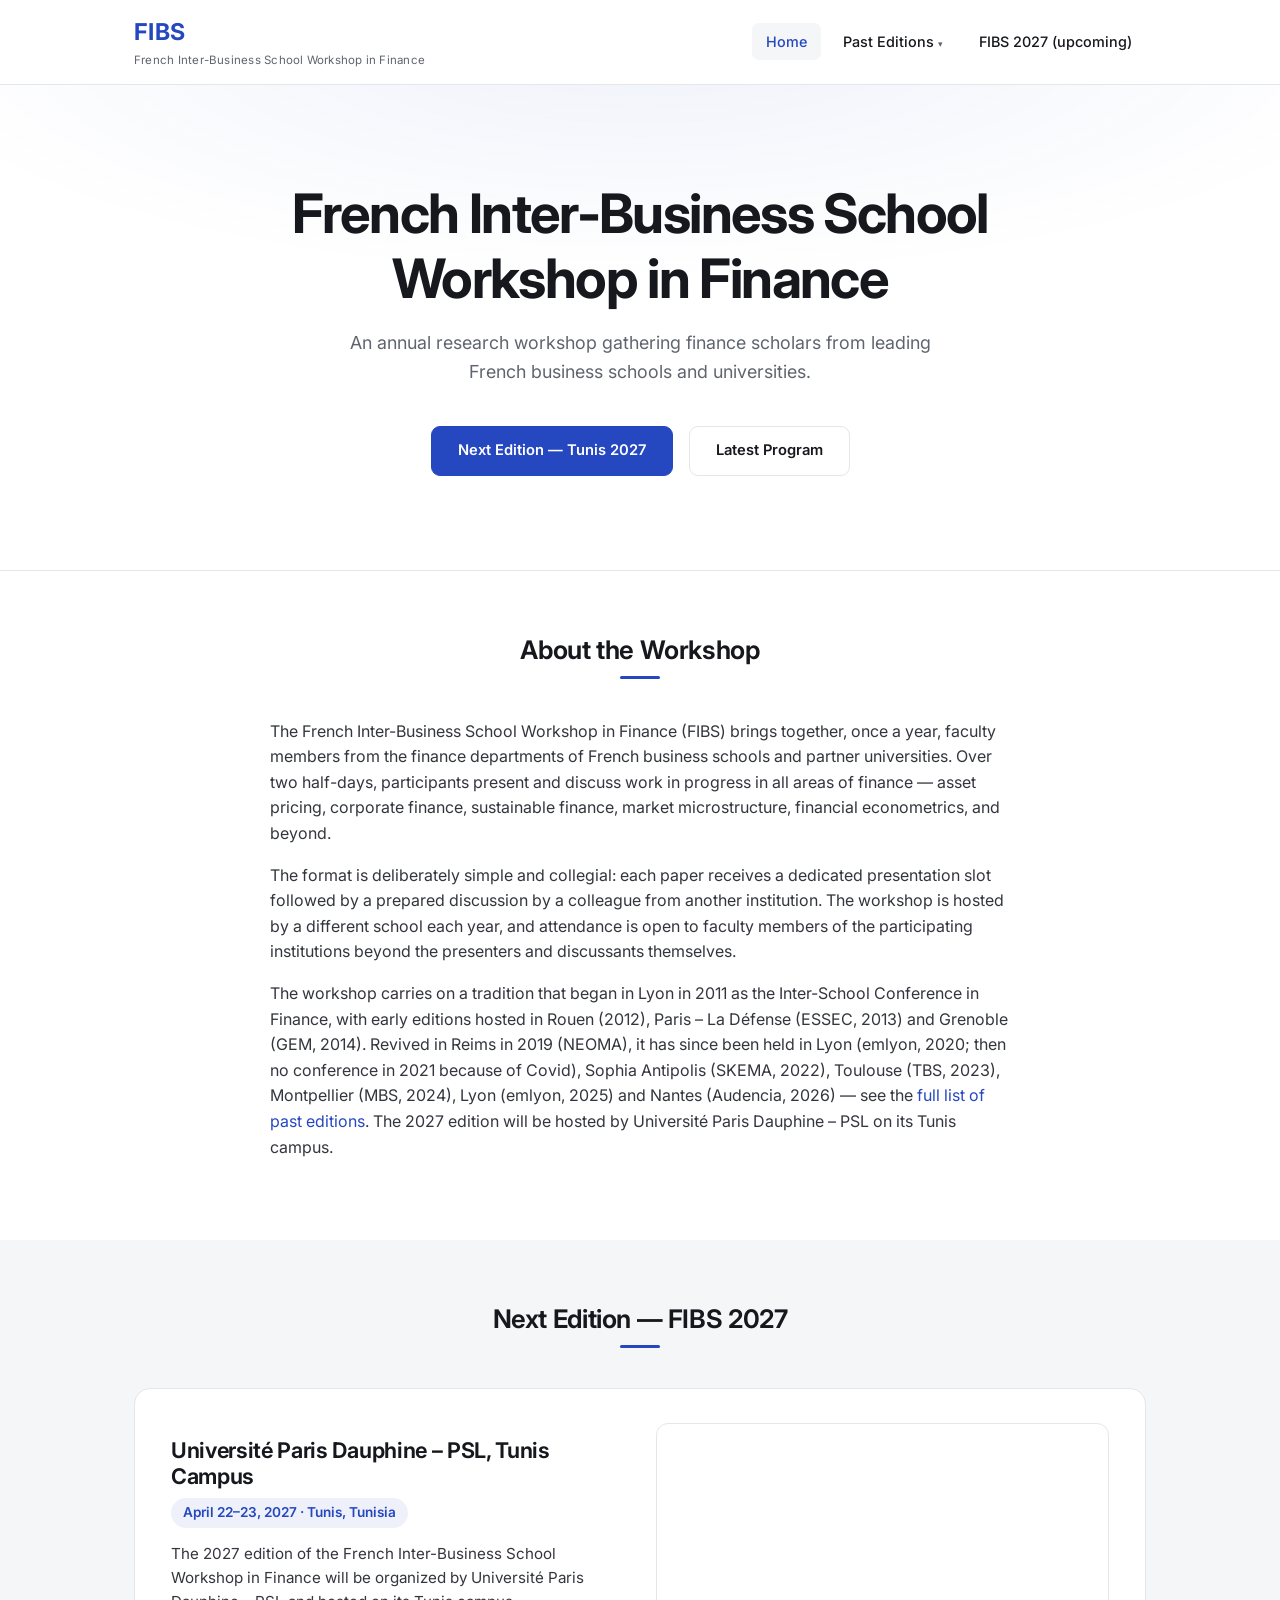
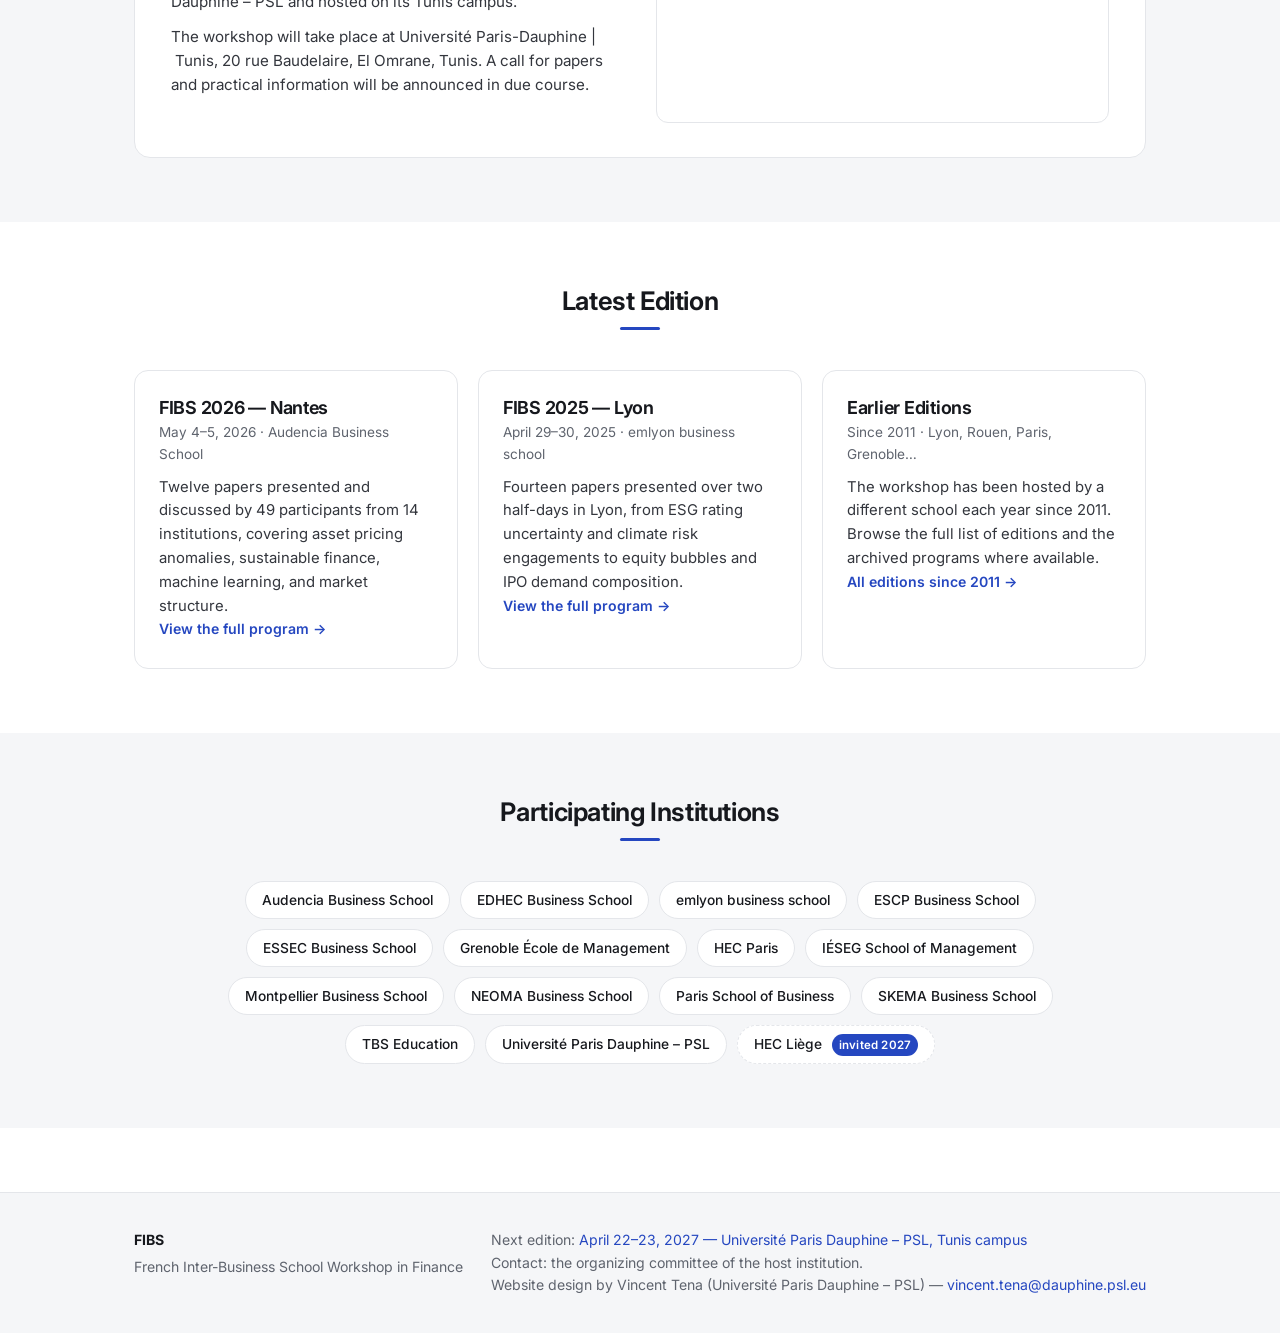
<file: index.html>
<!DOCTYPE html>
<html lang="en">
<head>
<meta charset="UTF-8">
<meta name="viewport" content="width=device-width, initial-scale=1.0">
<title>FIBS — French Inter-Business School Workshop in Finance</title>
<meta name="description" content="The French Inter-Business School Workshop in Finance (FIBS) is an annual academic workshop gathering finance researchers from leading French business schools.">
<link rel="preconnect" href="https://fonts.googleapis.com">
<link href="https://fonts.googleapis.com/css2?family=EB+Garamond:ital,wght@0,400;0,500;0,600;1,400&family=Source+Serif+4:ital,wght@0,400;0,600;1,400&display=swap" rel="stylesheet">
<link rel="stylesheet" href="style.css">
</head>
<body>

<header class="site-header">
  <div class="container">
    <div class="brand">
      <a href="index.html"><span class="acronym">FIBS</span></a>
      <span class="full-name">French Inter-Business School Workshop in Finance</span>
    </div>
    <nav class="main-nav">
      <a href="index.html" class="active">Home</a>
      <div class="dropdown">
        <a href="#">Past Editions <span class="caret">▾</span></a>
        <div class="dropdown-menu">
          <a href="fibs-2026.html">FIBS 2026 — Nantes</a>
          <a href="fibs-2025.html">FIBS 2025 — Lyon</a>
          <a href="fibs-2024.html">FIBS 2024 — Montpellier</a>
          <a href="fibs-2023.html">FIBS 2023 — Toulouse</a>
          <a href="fibs-2022.html">IBSFS 2022 — Sophia Antipolis</a>
          <a href="past-editions.html">All editions since 2011 →</a>
        </div>
      </div>
      <a href="index.html#next-edition">FIBS 2027 (upcoming)</a>
    </nav>
  </div>
</header>

<div class="hero">
  <div class="ornament">❦</div>
  <h1>French Inter-Business School<br>Workshop in Finance</h1>
  <p class="subtitle">An annual research workshop gathering finance scholars from leading French business schools and universities.</p>
  <a class="btn solid" href="index.html#next-edition">Next Edition — Tunis 2027</a>
  <a class="btn" href="fibs-2026.html">Latest Program</a>
</div>

<section>
  <div class="container">
    <h2 class="section-title">About the Workshop</h2>
    <div class="section-rule"></div>
    <div class="lead">
      <p>The French Inter-Business School Workshop in Finance (FIBS) brings together, once a year, faculty members from the finance departments of French business schools and partner universities. Over two half-days, participants present and discuss work in progress in all areas of finance — asset pricing, corporate finance, sustainable finance, market microstructure, financial econometrics, and beyond.</p>
      <p>The format is deliberately simple and collegial: each paper receives a dedicated presentation slot followed by a prepared discussion by a colleague from another institution. The workshop is hosted by a different school each year, and attendance is open to faculty members of the participating institutions beyond the presenters and discussants themselves.</p>
      <p>The workshop carries on a tradition that began in Lyon in 2011 as the Inter-School Conference in Finance, with early editions hosted in Rouen (2012), Paris&nbsp;–&nbsp;La&nbsp;Défense (ESSEC, 2013) and Grenoble (GEM, 2014). Revived in Reims in 2019 (NEOMA), it has since been held in Lyon (emlyon, 2020; then no conference in 2021 because of Covid), Sophia Antipolis (SKEMA, 2022), Toulouse (TBS, 2023), Montpellier (MBS, 2024), Lyon (emlyon, 2025) and Nantes (Audencia, 2026) — see the <a href="past-editions.html">full list of past editions</a>. The 2027 edition will be hosted by Université Paris Dauphine&nbsp;–&nbsp;PSL on its Tunis campus.</p>
    </div>
  </div>
</section>

<section class="alt" id="next-edition">
  <div class="container">
    <h2 class="section-title">Next Edition — FIBS 2027</h2>
    <div class="section-rule"></div>
    <div class="announce">
      <div>
        <h3>Université Paris Dauphine – PSL, Tunis Campus</h3>
        <div class="when">April 22–23, 2027 · Tunis, Tunisia</div>
        <p>The 2027 edition of the French Inter-Business School Workshop in Finance will be organized by Université Paris Dauphine&nbsp;–&nbsp;PSL and hosted on its Tunis campus.</p>
        <p>The workshop will take place at Université Paris-Dauphine&nbsp;|&nbsp;Tunis, 20 rue Baudelaire, El Omrane, Tunis. A call for papers and practical information will be announced in due course.</p>
      </div>
      <div class="map-frame">
        <iframe title="Map — Université Paris-Dauphine Tunis"
          src="https://www.google.com/maps?q=Universit%C3%A9%20Paris-Dauphine%20Tunis%2C%2020%20Rue%20Baudelaire%2C%20El%20Omrane%2C%20Tunis&output=embed"
          loading="lazy" referrerpolicy="no-referrer-when-downgrade" allowfullscreen></iframe>
      </div>
    </div>
  </div>
</section>

<section>
  <div class="container">
    <h2 class="section-title">Latest Edition</h2>
    <div class="section-rule"></div>
    <div class="card-grid">
      <div class="card">
        <h3>FIBS 2026 — Nantes</h3>
        <div class="meta">May 4–5, 2026 · Audencia Business School</div>
        <p>Twelve papers presented and discussed by 49 participants from 14 institutions, covering asset pricing anomalies, sustainable finance, machine learning, and market structure.</p>
        <p><a class="more" href="fibs-2026.html">View the full program →</a></p>
      </div>
      <div class="card">
        <h3>FIBS 2025 — Lyon</h3>
        <div class="meta">April 29–30, 2025 · emlyon business school</div>
        <p>Fourteen papers presented over two half-days in Lyon, from ESG rating uncertainty and climate risk engagements to equity bubbles and IPO demand composition.</p>
        <p><a class="more" href="fibs-2025.html">View the full program →</a></p>
      </div>
      <div class="card">
        <h3>Earlier Editions</h3>
        <div class="meta">Since 2011 · Lyon, Rouen, Paris, Grenoble…</div>
        <p>The workshop has been hosted by a different school each year since 2011. Browse the full list of editions and the archived programs where available.</p>
        <p><a class="more" href="past-editions.html">All editions since 2011 →</a></p>
      </div>
    </div>
  </div>
</section>

<section class="alt">
  <div class="container">
    <h2 class="section-title">Participating Institutions</h2>
    <div class="section-rule"></div>
    <div class="schools">
      <a class="school-chip" href="https://www.audencia.com" target="_blank" rel="noopener">Audencia Business School</a>
      <a class="school-chip" href="https://www.edhec.edu" target="_blank" rel="noopener">EDHEC Business School</a>
      <a class="school-chip" href="https://em-lyon.com" target="_blank" rel="noopener">emlyon business school</a>
      <a class="school-chip" href="https://escp.eu" target="_blank" rel="noopener">ESCP Business School</a>
      <a class="school-chip" href="https://www.essec.edu" target="_blank" rel="noopener">ESSEC Business School</a>
      <a class="school-chip" href="https://www.grenoble-em.com" target="_blank" rel="noopener">Grenoble École de Management</a>
      <a class="school-chip" href="https://www.hec.edu" target="_blank" rel="noopener">HEC Paris</a>
      <a class="school-chip" href="https://www.ieseg.fr" target="_blank" rel="noopener">IÉSEG School of Management</a>
      <a class="school-chip" href="https://www.montpellier-bs.com" target="_blank" rel="noopener">Montpellier Business School</a>
      <a class="school-chip" href="https://www.neoma-bs.fr" target="_blank" rel="noopener">NEOMA Business School</a>
      <a class="school-chip" href="https://www.psbedu.paris/fr" target="_blank" rel="noopener">Paris School of Business</a>
      <a class="school-chip" href="https://www.skema.edu" target="_blank" rel="noopener">SKEMA Business School</a>
      <a class="school-chip" href="https://www.tbs-education.fr" target="_blank" rel="noopener">TBS Education</a>
      <a class="school-chip" href="https://www.dauphine.psl.eu" target="_blank" rel="noopener">Université Paris Dauphine – PSL</a>
      <a class="school-chip school-chip--invited" href="https://www.hec.uliege.be" target="_blank" rel="noopener">HEC Liège <span class="invited-badge">invited 2027</span></a>
    </div>
  </div>
</section>

<footer>
  <div class="container">
    <div>
      <div class="foot-title">FIBS</div>
      French Inter-Business School Workshop in Finance
    </div>
    <div>
      Next edition: <a href="index.html#next-edition">April 22–23, 2027 — Université Paris Dauphine – PSL, Tunis campus</a><br>
      Contact: the organizing committee of the host institution.<br>
      Website design by Vincent Tena (Université Paris Dauphine – PSL) — <a href="mailto:vincent.tena@dauphine.psl.eu">vincent.tena@dauphine.psl.eu</a>
    </div>
  </div>
</footer>

</body>
</html>
</file>
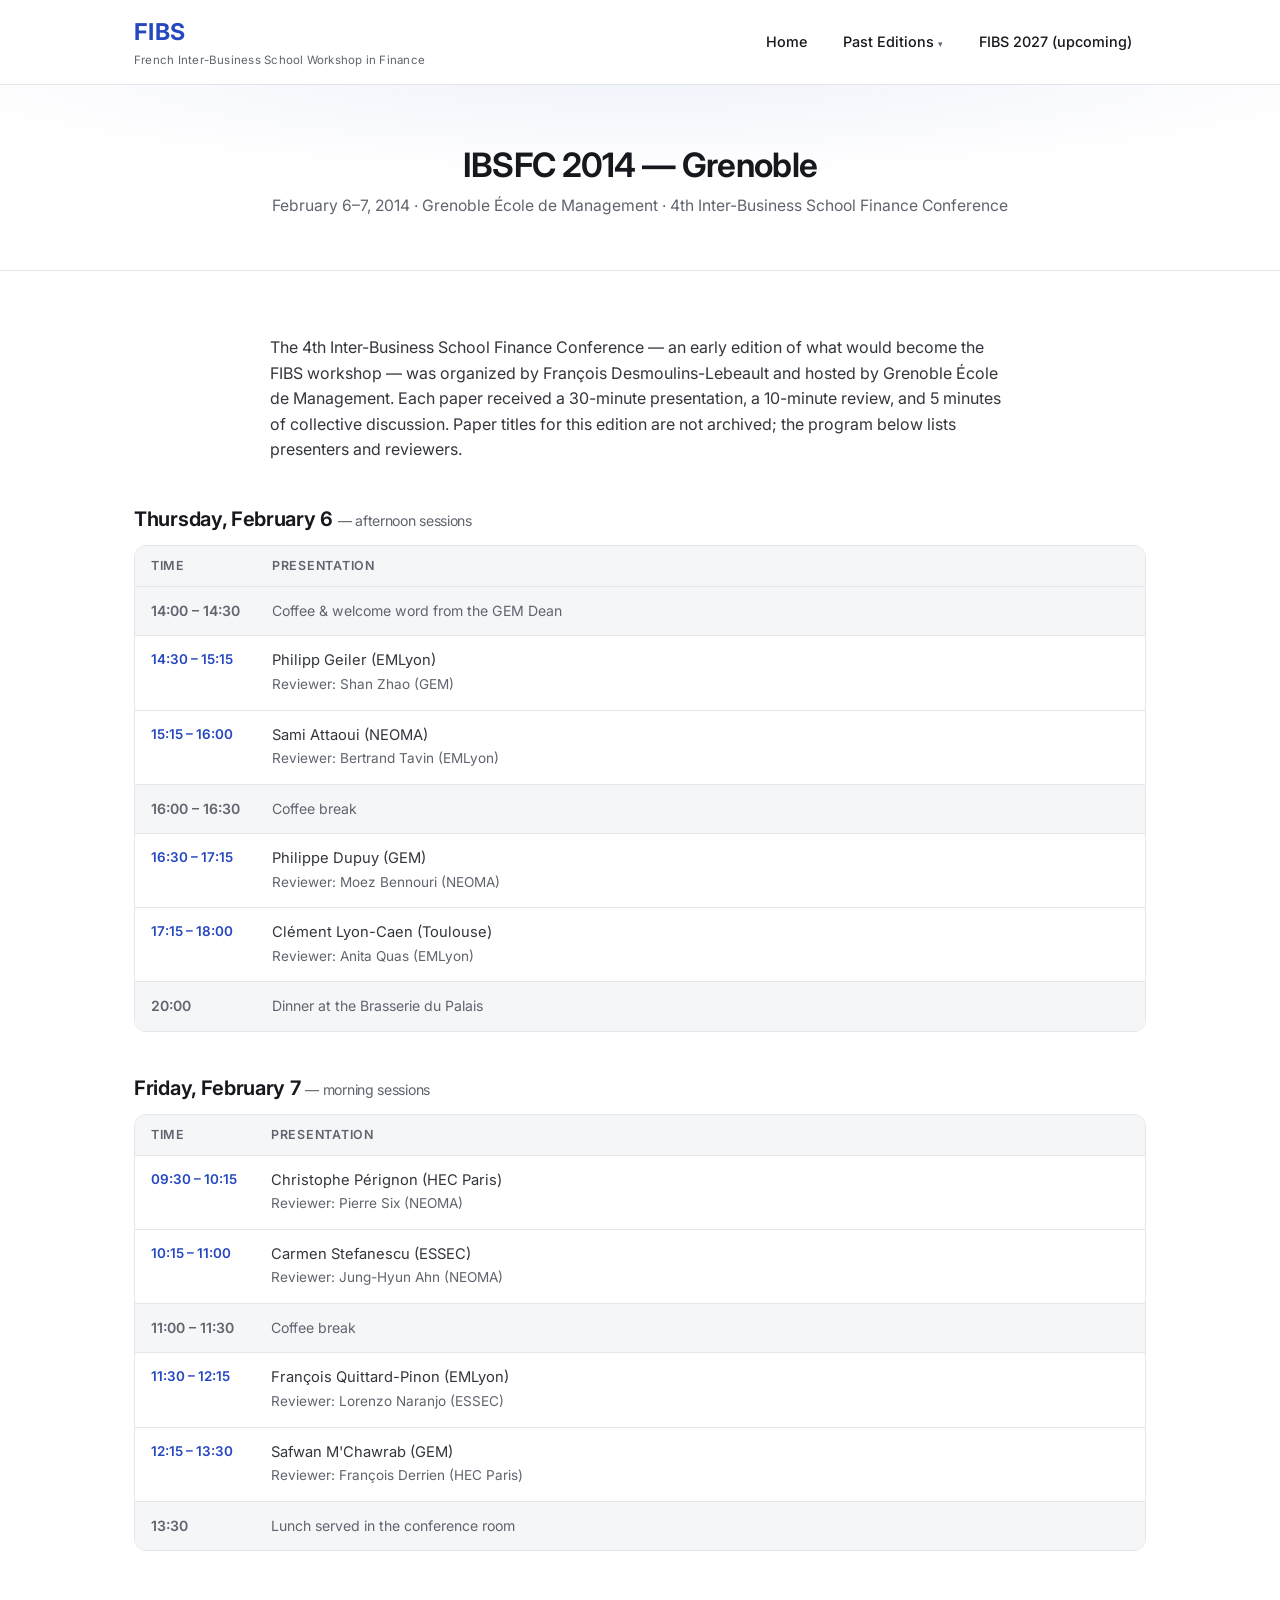
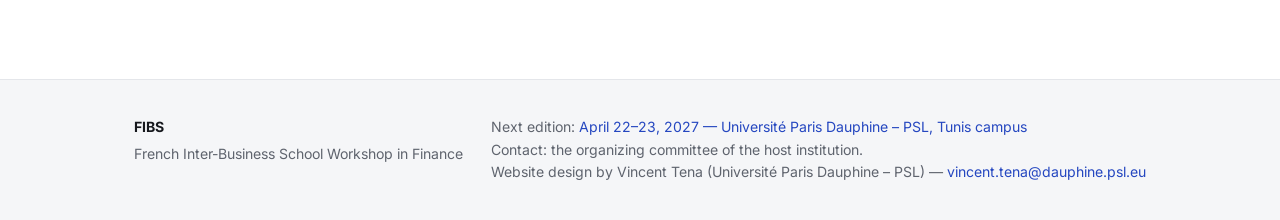
<file: fibs-2014.html>
<!DOCTYPE html>
<html lang="en">
<head>
<meta charset="UTF-8">
<meta name="viewport" content="width=device-width, initial-scale=1.0">
<title>IBSFC 2014 — Grenoble | French Inter-Business School Workshop in Finance</title>
<link rel="preconnect" href="https://fonts.googleapis.com">
<link href="https://fonts.googleapis.com/css2?family=EB+Garamond:ital,wght@0,400;0,500;0,600;1,400&family=Source+Serif+4:ital,wght@0,400;0,600;1,400&display=swap" rel="stylesheet">
<link rel="stylesheet" href="style.css">
</head>
<body>

<header class="site-header">
  <div class="container">
    <div class="brand">
      <a href="index.html"><span class="acronym">FIBS</span></a>
      <span class="full-name">French Inter-Business School Workshop in Finance</span>
    </div>
    <nav class="main-nav">
      <a href="index.html">Home</a>
      <div class="dropdown">
        <a href="#">Past Editions <span class="caret">▾</span></a>
        <div class="dropdown-menu">
          <a href="fibs-2026.html">FIBS 2026 — Nantes</a>
          <a href="fibs-2025.html">FIBS 2025 — Lyon</a>
          <a href="fibs-2024.html">FIBS 2024 — Montpellier</a>
          <a href="fibs-2023.html">FIBS 2023 — Toulouse</a>
          <a href="fibs-2022.html">IBSFS 2022 — Sophia Antipolis</a>
          <a href="past-editions.html">All editions since 2011 →</a>
        </div>
      </div>
      <a href="index.html#next-edition">FIBS 2027 (upcoming)</a>
    </nav>
  </div>
</header>

<div class="page-head">
  <h1>IBSFC 2014 — Grenoble</h1>
  <p class="sub">February 6–7, 2014 · Grenoble École de Management · 4th Inter-Business School Finance Conference</p>
</div>

<section>
  <div class="container">

    <div class="lead" style="margin-bottom: 10px;">
      <p>The 4th Inter-Business School Finance Conference — an early edition of what would become the FIBS workshop — was organized by François Desmoulins-Lebeault and hosted by Grenoble École de Management. Each paper received a 30-minute presentation, a 10-minute review, and 5 minutes of collective discussion. Paper titles for this edition are not archived; the program below lists presenters and reviewers.</p>
    </div>

    <h2 class="day-title">Thursday, February 6 <small>— afternoon sessions</small></h2>
    <table class="program">
      <tr><th>Time</th><th>Presentation</th></tr>
      <tr class="break"><td class="time">14:00 – 14:30</td><td>Coffee &amp; welcome word from the GEM Dean</td></tr>
      <tr><td class="time">14:30 – 15:15</td><td><span class="who">Philipp Geiler (EMLyon)</span><br><span class="disc">Reviewer: Shan Zhao (GEM)</span></td></tr>
      <tr><td class="time">15:15 – 16:00</td><td><span class="who">Sami Attaoui (NEOMA)</span><br><span class="disc">Reviewer: Bertrand Tavin (EMLyon)</span></td></tr>
      <tr class="break"><td class="time">16:00 – 16:30</td><td>Coffee break</td></tr>
      <tr><td class="time">16:30 – 17:15</td><td><span class="who">Philippe Dupuy (GEM)</span><br><span class="disc">Reviewer: Moez Bennouri (NEOMA)</span></td></tr>
      <tr><td class="time">17:15 – 18:00</td><td><span class="who">Clément Lyon-Caen (Toulouse)</span><br><span class="disc">Reviewer: Anita Quas (EMLyon)</span></td></tr>
      <tr class="break"><td class="time">20:00</td><td>Dinner at the Brasserie du Palais</td></tr>
    </table>

    <h2 class="day-title">Friday, February 7 <small>— morning sessions</small></h2>
    <table class="program">
      <tr><th>Time</th><th>Presentation</th></tr>
      <tr><td class="time">09:30 – 10:15</td><td><span class="who">Christophe Pérignon (HEC Paris)</span><br><span class="disc">Reviewer: Pierre Six (NEOMA)</span></td></tr>
      <tr><td class="time">10:15 – 11:00</td><td><span class="who">Carmen Stefanescu (ESSEC)</span><br><span class="disc">Reviewer: Jung-Hyun Ahn (NEOMA)</span></td></tr>
      <tr class="break"><td class="time">11:00 – 11:30</td><td>Coffee break</td></tr>
      <tr><td class="time">11:30 – 12:15</td><td><span class="who">François Quittard-Pinon (EMLyon)</span><br><span class="disc">Reviewer: Lorenzo Naranjo (ESSEC)</span></td></tr>
      <tr><td class="time">12:15 – 13:30</td><td><span class="who">Safwan M'Chawrab (GEM)</span><br><span class="disc">Reviewer: François Derrien (HEC Paris)</span></td></tr>
      <tr class="break"><td class="time">13:30</td><td>Lunch served in the conference room</td></tr>
    </table>

  </div>
</section>

<footer>
  <div class="container">
    <div>
      <div class="foot-title">FIBS</div>
      French Inter-Business School Workshop in Finance
    </div>
    <div>
      Next edition: <a href="index.html#next-edition">April 22–23, 2027 — Université Paris Dauphine – PSL, Tunis campus</a><br>
      Contact: the organizing committee of the host institution.<br>
      Website design by Vincent Tena (Université Paris Dauphine – PSL) — <a href="mailto:vincent.tena@dauphine.psl.eu">vincent.tena@dauphine.psl.eu</a>
    </div>
  </div>
</footer>

</body>
</html>
</file>
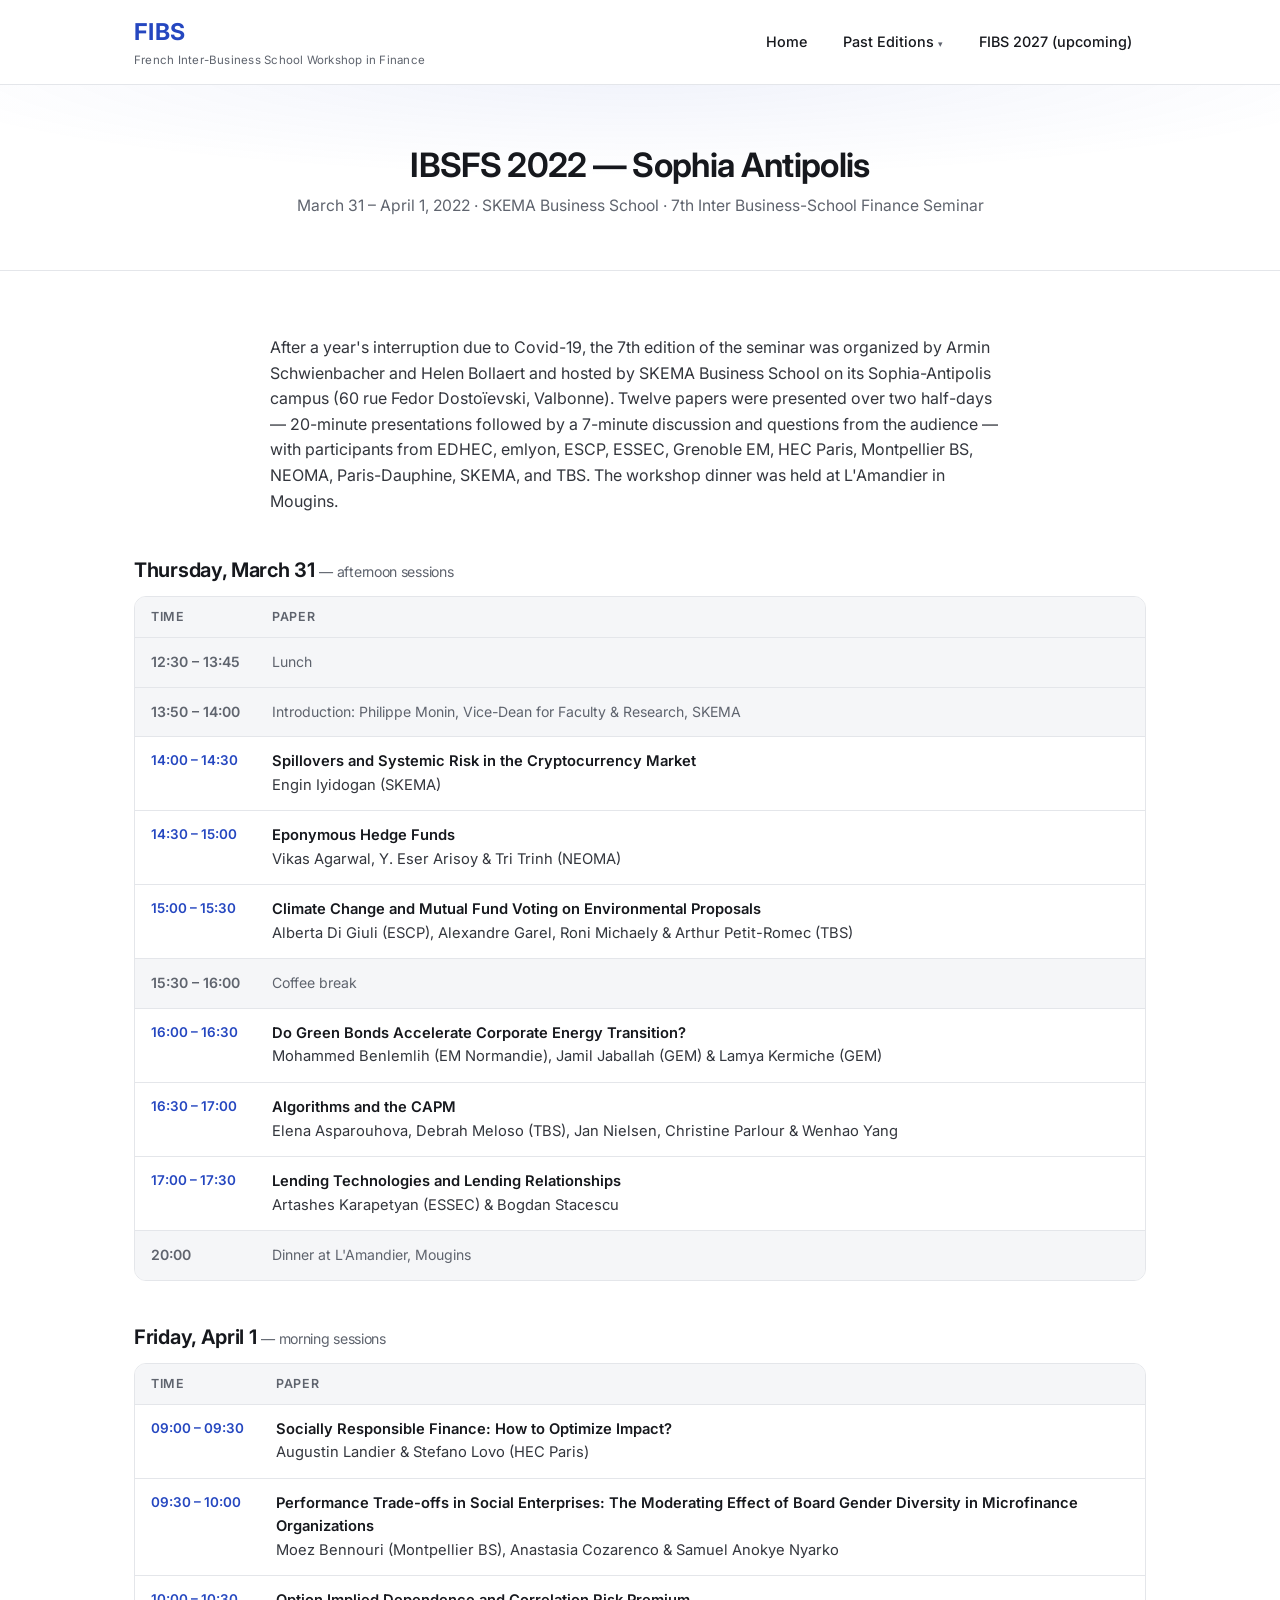
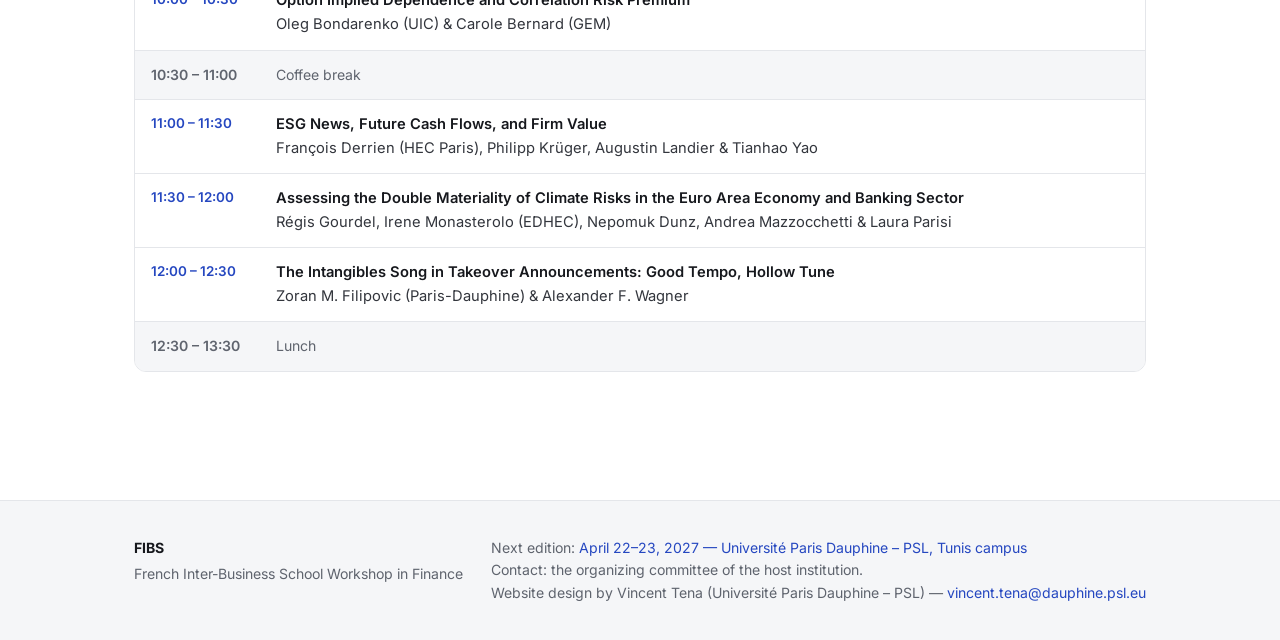
<file: fibs-2022.html>
<!DOCTYPE html>
<html lang="en">
<head>
<meta charset="UTF-8">
<meta name="viewport" content="width=device-width, initial-scale=1.0">
<title>IBSFS 2022 — Sophia Antipolis | French Inter-Business School Workshop in Finance</title>
<link rel="preconnect" href="https://fonts.googleapis.com">
<link href="https://fonts.googleapis.com/css2?family=EB+Garamond:ital,wght@0,400;0,500;0,600;1,400&family=Source+Serif+4:ital,wght@0,400;0,600;1,400&display=swap" rel="stylesheet">
<link rel="stylesheet" href="style.css">
</head>
<body>

<header class="site-header">
  <div class="container">
    <div class="brand">
      <a href="index.html"><span class="acronym">FIBS</span></a>
      <span class="full-name">French Inter-Business School Workshop in Finance</span>
    </div>
    <nav class="main-nav">
      <a href="index.html">Home</a>
      <div class="dropdown">
        <a href="#">Past Editions <span class="caret">▾</span></a>
        <div class="dropdown-menu">
          <a href="fibs-2026.html">FIBS 2026 — Nantes</a>
          <a href="fibs-2025.html">FIBS 2025 — Lyon</a>
          <a href="fibs-2024.html">FIBS 2024 — Montpellier</a>
          <a href="fibs-2023.html">FIBS 2023 — Toulouse</a>
          <a href="fibs-2022.html" class="active">IBSFS 2022 — Sophia Antipolis</a>
          <a href="past-editions.html">All editions since 2011 →</a>
        </div>
      </div>
      <a href="index.html#next-edition">FIBS 2027 (upcoming)</a>
    </nav>
  </div>
</header>

<div class="page-head">
  <h1>IBSFS 2022 — Sophia Antipolis</h1>
  <p class="sub">March 31 – April 1, 2022 · SKEMA Business School · 7th Inter Business-School Finance Seminar</p>
</div>

<section>
  <div class="container">

    <div class="lead" style="margin-bottom: 10px;">
      <p>After a year's interruption due to Covid-19, the 7th edition of the seminar was organized by Armin Schwienbacher and Helen Bollaert and hosted by SKEMA Business School on its Sophia-Antipolis campus (60 rue Fedor Dostoïevski, Valbonne). Twelve papers were presented over two half-days — 20-minute presentations followed by a 7-minute discussion and questions from the audience — with participants from EDHEC, emlyon, ESCP, ESSEC, Grenoble EM, HEC Paris, Montpellier BS, NEOMA, Paris-Dauphine, SKEMA, and TBS. The workshop dinner was held at L'Amandier in Mougins.</p>
    </div>

    <h2 class="day-title">Thursday, March 31 <small>— afternoon sessions</small></h2>
    <table class="program">
      <tr><th>Time</th><th>Paper</th></tr>
      <tr class="break"><td class="time">12:30 – 13:45</td><td>Lunch</td></tr>
      <tr class="break"><td class="time">13:50 – 14:00</td><td>Introduction: Philippe Monin, Vice-Dean for Faculty &amp; Research, SKEMA</td></tr>
      <tr><td class="time">14:00 – 14:30</td><td><span class="paper">Spillovers and Systemic Risk in the Cryptocurrency Market</span><br><span class="who">Engin Iyidogan (SKEMA)</span></td></tr>
      <tr><td class="time">14:30 – 15:00</td><td><span class="paper">Eponymous Hedge Funds</span><br><span class="who">Vikas Agarwal, Y. Eser Arisoy &amp; Tri Trinh (NEOMA)</span></td></tr>
      <tr><td class="time">15:00 – 15:30</td><td><span class="paper">Climate Change and Mutual Fund Voting on Environmental Proposals</span><br><span class="who">Alberta Di Giuli (ESCP), Alexandre Garel, Roni Michaely &amp; Arthur Petit-Romec (TBS)</span></td></tr>
      <tr class="break"><td class="time">15:30 – 16:00</td><td>Coffee break</td></tr>
      <tr><td class="time">16:00 – 16:30</td><td><span class="paper">Do Green Bonds Accelerate Corporate Energy Transition?</span><br><span class="who">Mohammed Benlemlih (EM Normandie), Jamil Jaballah (GEM) &amp; Lamya Kermiche (GEM)</span></td></tr>
      <tr><td class="time">16:30 – 17:00</td><td><span class="paper">Algorithms and the CAPM</span><br><span class="who">Elena Asparouhova, Debrah Meloso (TBS), Jan Nielsen, Christine Parlour &amp; Wenhao Yang</span></td></tr>
      <tr><td class="time">17:00 – 17:30</td><td><span class="paper">Lending Technologies and Lending Relationships</span><br><span class="who">Artashes Karapetyan (ESSEC) &amp; Bogdan Stacescu</span></td></tr>
      <tr class="break"><td class="time">20:00</td><td>Dinner at L'Amandier, Mougins</td></tr>
    </table>

    <h2 class="day-title">Friday, April 1 <small>— morning sessions</small></h2>
    <table class="program">
      <tr><th>Time</th><th>Paper</th></tr>
      <tr><td class="time">09:00 – 09:30</td><td><span class="paper">Socially Responsible Finance: How to Optimize Impact?</span><br><span class="who">Augustin Landier &amp; Stefano Lovo (HEC Paris)</span></td></tr>
      <tr><td class="time">09:30 – 10:00</td><td><span class="paper">Performance Trade-offs in Social Enterprises: The Moderating Effect of Board Gender Diversity in Microfinance Organizations</span><br><span class="who">Moez Bennouri (Montpellier BS), Anastasia Cozarenco &amp; Samuel Anokye Nyarko</span></td></tr>
      <tr><td class="time">10:00 – 10:30</td><td><span class="paper">Option Implied Dependence and Correlation Risk Premium</span><br><span class="who">Oleg Bondarenko (UIC) &amp; Carole Bernard (GEM)</span></td></tr>
      <tr class="break"><td class="time">10:30 – 11:00</td><td>Coffee break</td></tr>
      <tr><td class="time">11:00 – 11:30</td><td><span class="paper">ESG News, Future Cash Flows, and Firm Value</span><br><span class="who">François Derrien (HEC Paris), Philipp Krüger, Augustin Landier &amp; Tianhao Yao</span></td></tr>
      <tr><td class="time">11:30 – 12:00</td><td><span class="paper">Assessing the Double Materiality of Climate Risks in the Euro Area Economy and Banking Sector</span><br><span class="who">Régis Gourdel, Irene Monasterolo (EDHEC), Nepomuk Dunz, Andrea Mazzocchetti &amp; Laura Parisi</span></td></tr>
      <tr><td class="time">12:00 – 12:30</td><td><span class="paper">The Intangibles Song in Takeover Announcements: Good Tempo, Hollow Tune</span><br><span class="who">Zoran M. Filipovic (Paris-Dauphine) &amp; Alexander F. Wagner</span></td></tr>
      <tr class="break"><td class="time">12:30 – 13:30</td><td>Lunch</td></tr>
    </table>

  </div>
</section>

<footer>
  <div class="container">
    <div>
      <div class="foot-title">FIBS</div>
      French Inter-Business School Workshop in Finance
    </div>
    <div>
      Next edition: <a href="index.html#next-edition">April 22–23, 2027 — Université Paris Dauphine – PSL, Tunis campus</a><br>
      Contact: the organizing committee of the host institution.<br>
      Website design by Vincent Tena (Université Paris Dauphine – PSL) — <a href="mailto:vincent.tena@dauphine.psl.eu">vincent.tena@dauphine.psl.eu</a>
    </div>
  </div>
</footer>

</body>
</html>
</file>
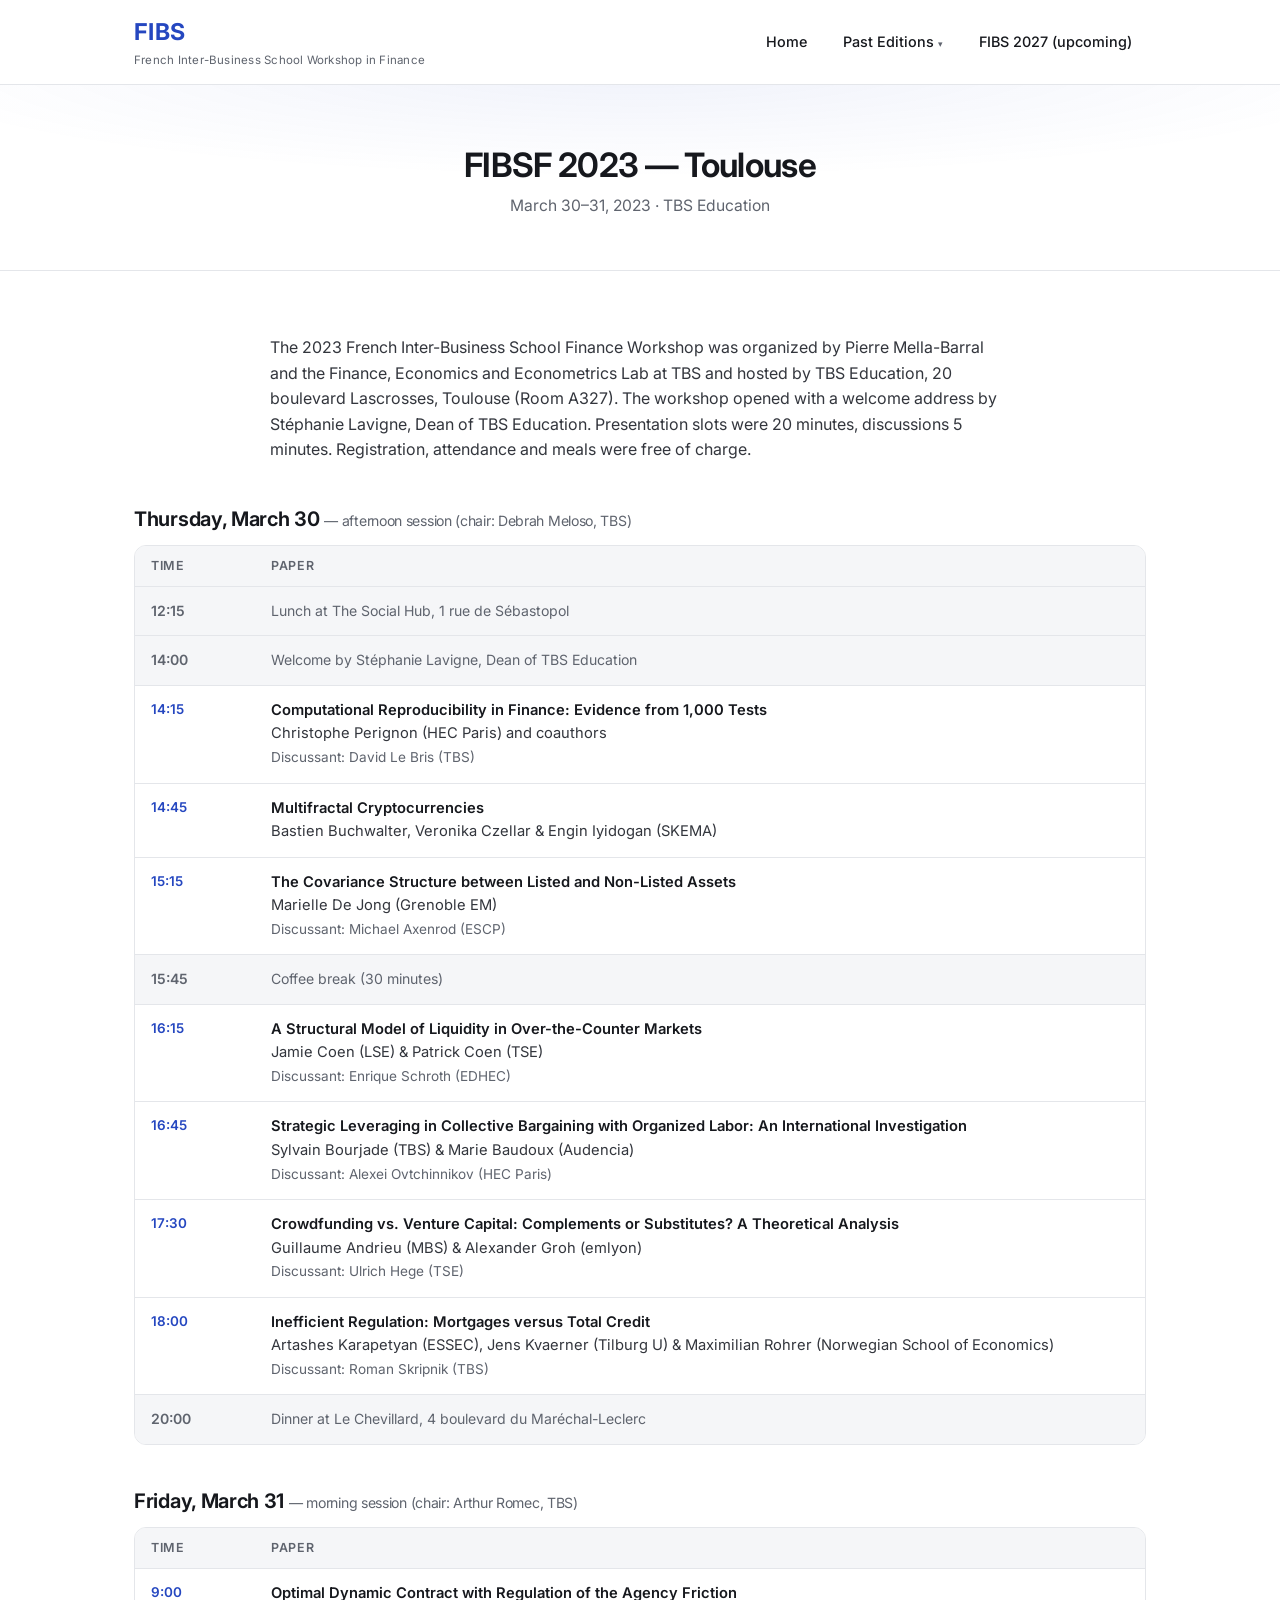
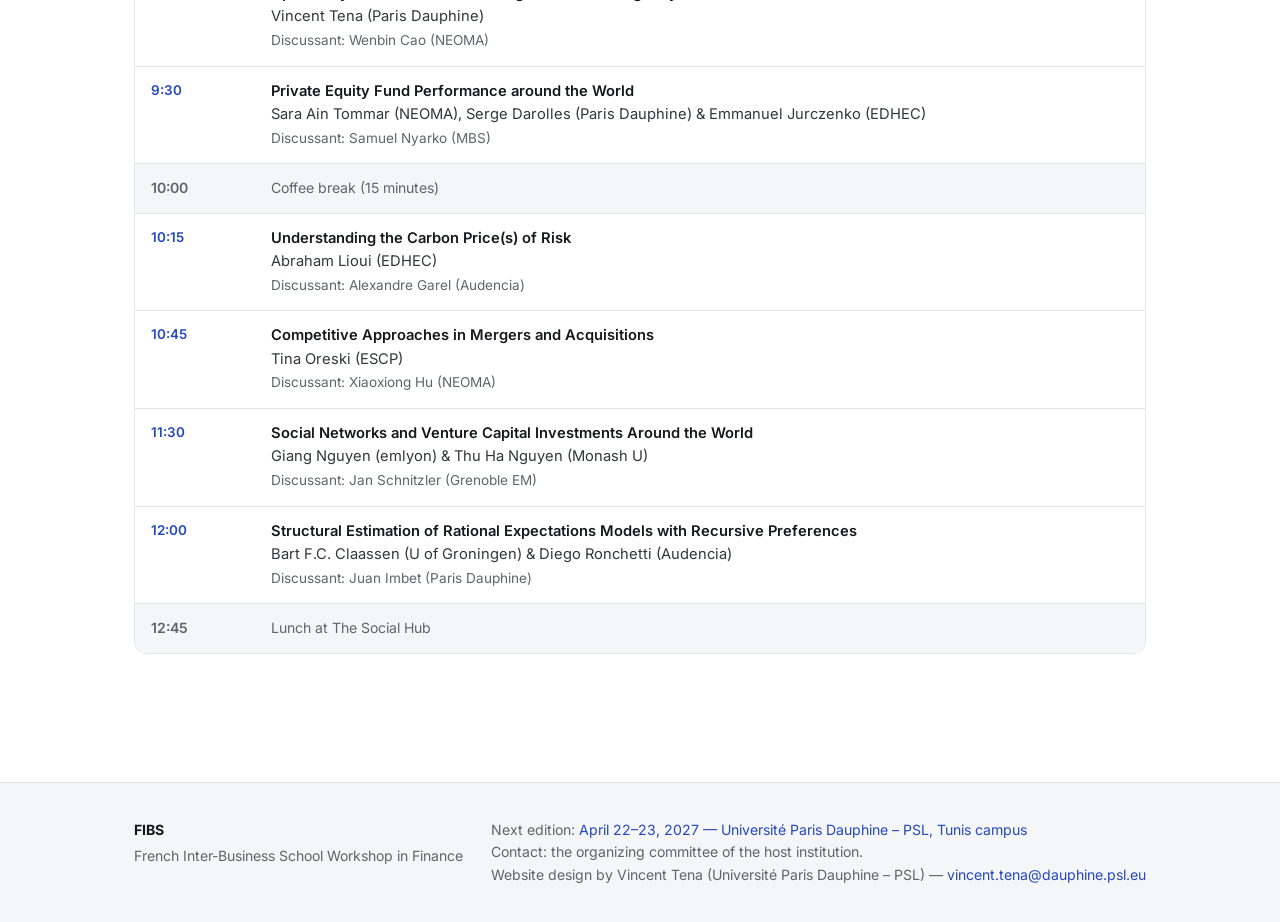
<file: fibs-2023.html>
<!DOCTYPE html>
<html lang="en">
<head>
<meta charset="UTF-8">
<meta name="viewport" content="width=device-width, initial-scale=1.0">
<title>FIBS 2023 — Toulouse | French Inter-Business School Workshop in Finance</title>
<link rel="preconnect" href="https://fonts.googleapis.com">
<link href="https://fonts.googleapis.com/css2?family=EB+Garamond:ital,wght@0,400;0,500;0,600;1,400&family=Source+Serif+4:ital,wght@0,400;0,600;1,400&display=swap" rel="stylesheet">
<link rel="stylesheet" href="style.css">
</head>
<body>

<header class="site-header">
  <div class="container">
    <div class="brand">
      <a href="index.html"><span class="acronym">FIBS</span></a>
      <span class="full-name">French Inter-Business School Workshop in Finance</span>
    </div>
    <nav class="main-nav">
      <a href="index.html">Home</a>
      <div class="dropdown">
        <a href="#">Past Editions <span class="caret">▾</span></a>
        <div class="dropdown-menu">
          <a href="fibs-2026.html">FIBS 2026 — Nantes</a>
          <a href="fibs-2025.html">FIBS 2025 — Lyon</a>
          <a href="fibs-2024.html">FIBS 2024 — Montpellier</a>
          <a href="fibs-2023.html" class="active">FIBS 2023 — Toulouse</a>
          <a href="fibs-2022.html">IBSFS 2022 — Sophia Antipolis</a>
          <a href="past-editions.html">All editions since 2011 →</a>
        </div>
      </div>
      <a href="index.html#next-edition">FIBS 2027 (upcoming)</a>
    </nav>
  </div>
</header>

<div class="page-head">
  <h1>FIBSF 2023 — Toulouse</h1>
  <p class="sub">March 30–31, 2023 · TBS Education</p>
</div>

<section>
  <div class="container">

    <div class="lead" style="margin-bottom: 10px;">
      <p>The 2023 French Inter-Business School Finance Workshop was organized by Pierre Mella-Barral and the Finance, Economics and Econometrics Lab at TBS and hosted by TBS Education, 20 boulevard Lascrosses, Toulouse (Room A327). The workshop opened with a welcome address by Stéphanie Lavigne, Dean of TBS Education. Presentation slots were 20 minutes, discussions 5 minutes. Registration, attendance and meals were free of charge.</p>
    </div>

    <h2 class="day-title">Thursday, March 30 <small>— afternoon session (chair: Debrah Meloso, TBS)</small></h2>
    <table class="program">
      <tr><th>Time</th><th>Paper</th></tr>
      <tr class="break"><td class="time">12:15</td><td>Lunch at The Social Hub, 1 rue de Sébastopol</td></tr>
      <tr class="break"><td class="time">14:00</td><td>Welcome by Stéphanie Lavigne, Dean of TBS Education</td></tr>
      <tr><td class="time">14:15</td><td><span class="paper">Computational Reproducibility in Finance: Evidence from 1,000 Tests</span><br><span class="who">Christophe Perignon (HEC Paris) and coauthors</span><br><span class="disc">Discussant: David Le Bris (TBS)</span></td></tr>
      <tr><td class="time">14:45</td><td><span class="paper">Multifractal Cryptocurrencies</span><br><span class="who">Bastien Buchwalter, Veronika Czellar &amp; Engin Iyidogan (SKEMA)</span></td></tr>
      <tr><td class="time">15:15</td><td><span class="paper">The Covariance Structure between Listed and Non-Listed Assets</span><br><span class="who">Marielle De Jong (Grenoble EM)</span><br><span class="disc">Discussant: Michael Axenrod (ESCP)</span></td></tr>
      <tr class="break"><td class="time">15:45</td><td>Coffee break (30 minutes)</td></tr>
      <tr><td class="time">16:15</td><td><span class="paper">A Structural Model of Liquidity in Over-the-Counter Markets</span><br><span class="who">Jamie Coen (LSE) &amp; Patrick Coen (TSE)</span><br><span class="disc">Discussant: Enrique Schroth (EDHEC)</span></td></tr>
      <tr><td class="time">16:45</td><td><span class="paper">Strategic Leveraging in Collective Bargaining with Organized Labor: An International Investigation</span><br><span class="who">Sylvain Bourjade (TBS) &amp; Marie Baudoux (Audencia)</span><br><span class="disc">Discussant: Alexei Ovtchinnikov (HEC Paris)</span></td></tr>
      <tr><td class="time">17:30</td><td><span class="paper">Crowdfunding vs. Venture Capital: Complements or Substitutes? A Theoretical Analysis</span><br><span class="who">Guillaume Andrieu (MBS) &amp; Alexander Groh (emlyon)</span><br><span class="disc">Discussant: Ulrich Hege (TSE)</span></td></tr>
      <tr><td class="time">18:00</td><td><span class="paper">Inefficient Regulation: Mortgages versus Total Credit</span><br><span class="who">Artashes Karapetyan (ESSEC), Jens Kvaerner (Tilburg U) &amp; Maximilian Rohrer (Norwegian School of Economics)</span><br><span class="disc">Discussant: Roman Skripnik (TBS)</span></td></tr>
      <tr class="break"><td class="time">20:00</td><td>Dinner at Le Chevillard, 4 boulevard du Maréchal-Leclerc</td></tr>
    </table>

    <h2 class="day-title">Friday, March 31 <small>— morning session (chair: Arthur Romec, TBS)</small></h2>
    <table class="program">
      <tr><th>Time</th><th>Paper</th></tr>
      <tr><td class="time">9:00</td><td><span class="paper">Optimal Dynamic Contract with Regulation of the Agency Friction</span><br><span class="who">Vincent Tena (Paris Dauphine)</span><br><span class="disc">Discussant: Wenbin Cao (NEOMA)</span></td></tr>
      <tr><td class="time">9:30</td><td><span class="paper">Private Equity Fund Performance around the World</span><br><span class="who">Sara Ain Tommar (NEOMA), Serge Darolles (Paris Dauphine) &amp; Emmanuel Jurczenko (EDHEC)</span><br><span class="disc">Discussant: Samuel Nyarko (MBS)</span></td></tr>
      <tr class="break"><td class="time">10:00</td><td>Coffee break (15 minutes)</td></tr>
      <tr><td class="time">10:15</td><td><span class="paper">Understanding the Carbon Price(s) of Risk</span><br><span class="who">Abraham Lioui (EDHEC)</span><br><span class="disc">Discussant: Alexandre Garel (Audencia)</span></td></tr>
      <tr><td class="time">10:45</td><td><span class="paper">Competitive Approaches in Mergers and Acquisitions</span><br><span class="who">Tina Oreski (ESCP)</span><br><span class="disc">Discussant: Xiaoxiong Hu (NEOMA)</span></td></tr>
      <tr><td class="time">11:30</td><td><span class="paper">Social Networks and Venture Capital Investments Around the World</span><br><span class="who">Giang Nguyen (emlyon) &amp; Thu Ha Nguyen (Monash U)</span><br><span class="disc">Discussant: Jan Schnitzler (Grenoble EM)</span></td></tr>
      <tr><td class="time">12:00</td><td><span class="paper">Structural Estimation of Rational Expectations Models with Recursive Preferences</span><br><span class="who">Bart F.C. Claassen (U of Groningen) &amp; Diego Ronchetti (Audencia)</span><br><span class="disc">Discussant: Juan Imbet (Paris Dauphine)</span></td></tr>
      <tr class="break"><td class="time">12:45</td><td>Lunch at The Social Hub</td></tr>
    </table>

  </div>
</section>

<footer>
  <div class="container">
    <div>
      <div class="foot-title">FIBS</div>
      French Inter-Business School Workshop in Finance
    </div>
    <div>
      Next edition: <a href="index.html#next-edition">April 22–23, 2027 — Université Paris Dauphine – PSL, Tunis campus</a><br>
      Contact: the organizing committee of the host institution.<br>
      Website design by Vincent Tena (Université Paris Dauphine – PSL) — <a href="mailto:vincent.tena@dauphine.psl.eu">vincent.tena@dauphine.psl.eu</a>
    </div>
  </div>
</footer>

</body>
</html>
</file>
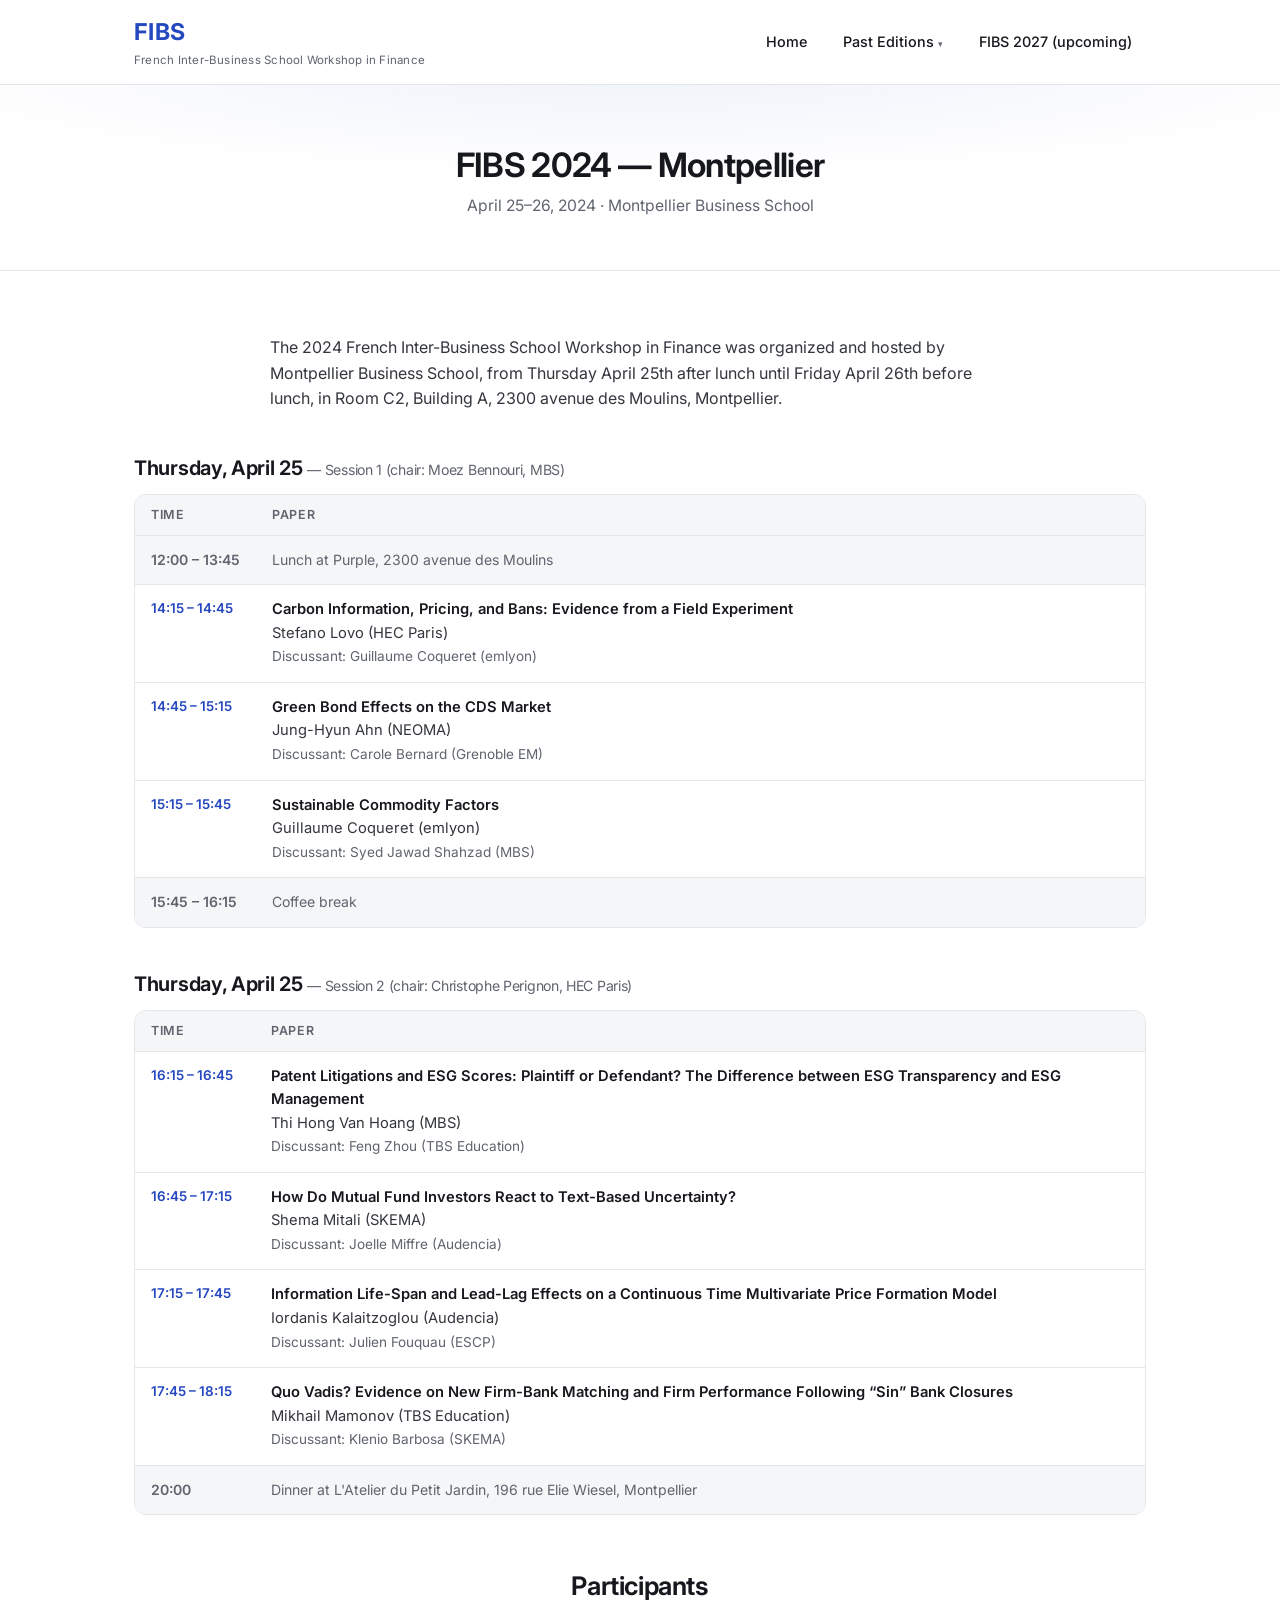
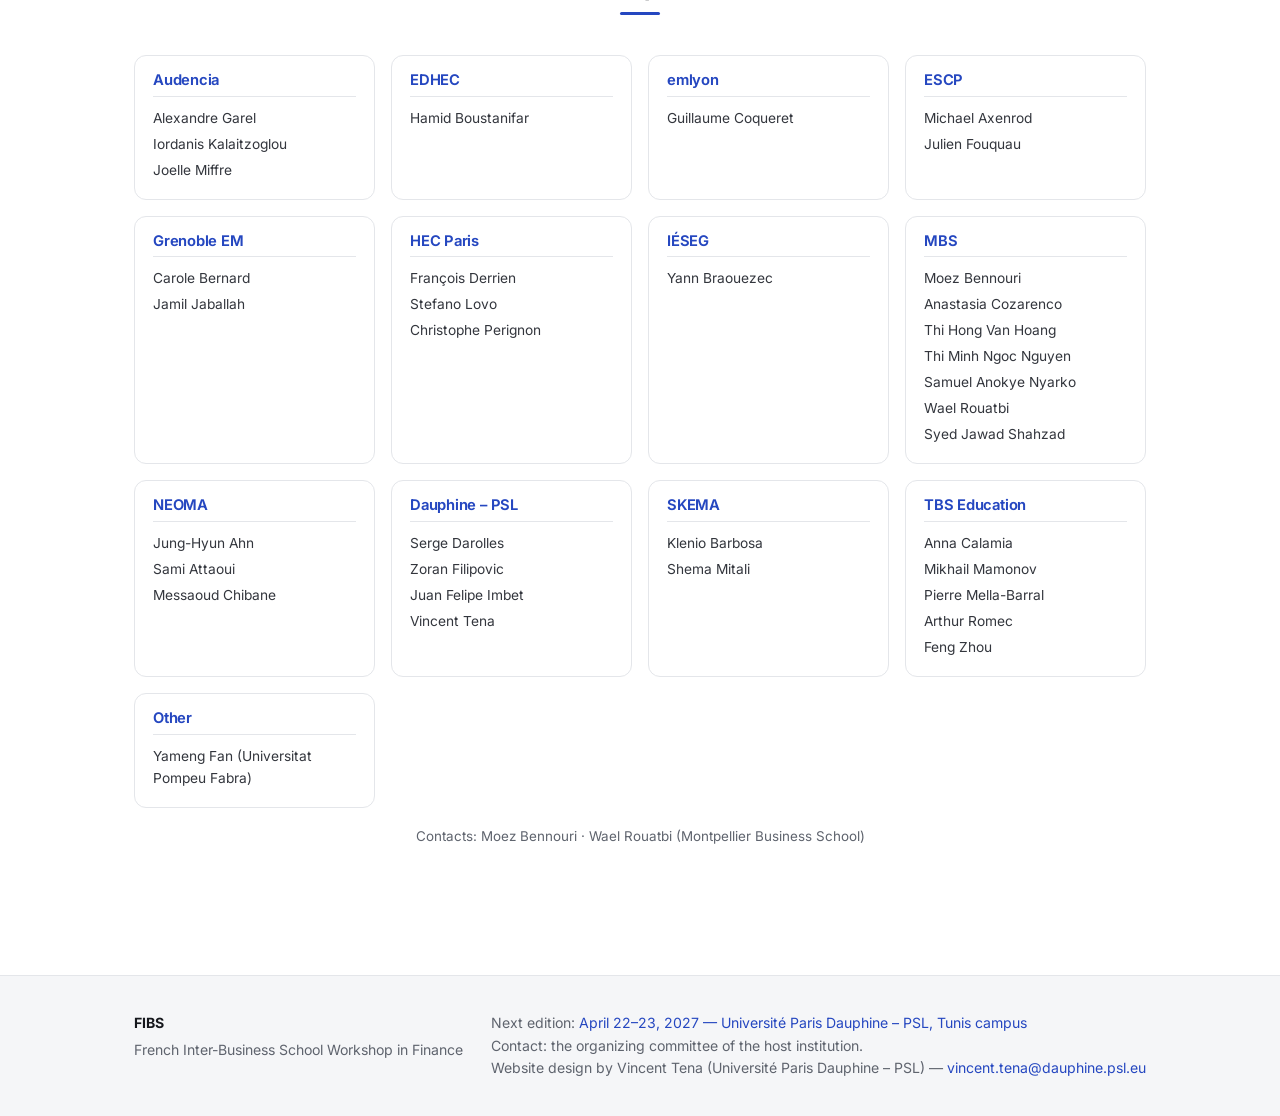
<file: fibs-2024.html>
<!DOCTYPE html>
<html lang="en">
<head>
<meta charset="UTF-8">
<meta name="viewport" content="width=device-width, initial-scale=1.0">
<title>FIBS 2024 — Montpellier | French Inter-Business School Workshop in Finance</title>
<link rel="preconnect" href="https://fonts.googleapis.com">
<link href="https://fonts.googleapis.com/css2?family=EB+Garamond:ital,wght@0,400;0,500;0,600;1,400&family=Source+Serif+4:ital,wght@0,400;0,600;1,400&display=swap" rel="stylesheet">
<link rel="stylesheet" href="style.css">
</head>
<body>

<header class="site-header">
  <div class="container">
    <div class="brand">
      <a href="index.html"><span class="acronym">FIBS</span></a>
      <span class="full-name">French Inter-Business School Workshop in Finance</span>
    </div>
    <nav class="main-nav">
      <a href="index.html">Home</a>
      <div class="dropdown">
        <a href="#">Past Editions <span class="caret">▾</span></a>
        <div class="dropdown-menu">
          <a href="fibs-2026.html">FIBS 2026 — Nantes</a>
          <a href="fibs-2025.html">FIBS 2025 — Lyon</a>
          <a href="fibs-2024.html" class="active">FIBS 2024 — Montpellier</a>
          <a href="fibs-2023.html">FIBS 2023 — Toulouse</a>
          <a href="fibs-2022.html">IBSFS 2022 — Sophia Antipolis</a>
          <a href="past-editions.html">All editions since 2011 →</a>
        </div>
      </div>
      <a href="index.html#next-edition">FIBS 2027 (upcoming)</a>
    </nav>
  </div>
</header>

<div class="page-head">
  <h1>FIBS 2024 — Montpellier</h1>
  <p class="sub">April 25–26, 2024 · Montpellier Business School</p>
</div>

<section>
  <div class="container">

    <div class="lead" style="margin-bottom: 10px;">
      <p>The 2024 French Inter-Business School Workshop in Finance was organized and hosted by Montpellier Business School, from Thursday April 25th after lunch until Friday April 26th before lunch, in Room C2, Building A, 2300 avenue des Moulins, Montpellier.</p>
    </div>

    <h2 class="day-title">Thursday, April 25 <small>— Session 1 (chair: Moez Bennouri, MBS)</small></h2>
    <table class="program">
      <tr><th>Time</th><th>Paper</th></tr>
      <tr class="break"><td class="time">12:00 – 13:45</td><td>Lunch at Purple, 2300 avenue des Moulins</td></tr>
      <tr><td class="time">14:15 – 14:45</td><td><span class="paper">Carbon Information, Pricing, and Bans: Evidence from a Field Experiment</span><br><span class="who">Stefano Lovo (HEC Paris)</span><br><span class="disc">Discussant: Guillaume Coqueret (emlyon)</span></td></tr>
      <tr><td class="time">14:45 – 15:15</td><td><span class="paper">Green Bond Effects on the CDS Market</span><br><span class="who">Jung-Hyun Ahn (NEOMA)</span><br><span class="disc">Discussant: Carole Bernard (Grenoble EM)</span></td></tr>
      <tr><td class="time">15:15 – 15:45</td><td><span class="paper">Sustainable Commodity Factors</span><br><span class="who">Guillaume Coqueret (emlyon)</span><br><span class="disc">Discussant: Syed Jawad Shahzad (MBS)</span></td></tr>
      <tr class="break"><td class="time">15:45 – 16:15</td><td>Coffee break</td></tr>
    </table>

    <h2 class="day-title">Thursday, April 25 <small>— Session 2 (chair: Christophe Perignon, HEC Paris)</small></h2>
    <table class="program">
      <tr><th>Time</th><th>Paper</th></tr>
      <tr><td class="time">16:15 – 16:45</td><td><span class="paper">Patent Litigations and ESG Scores: Plaintiff or Defendant? The Difference between ESG Transparency and ESG Management</span><br><span class="who">Thi Hong Van Hoang (MBS)</span><br><span class="disc">Discussant: Feng Zhou (TBS Education)</span></td></tr>
      <tr><td class="time">16:45 – 17:15</td><td><span class="paper">How Do Mutual Fund Investors React to Text-Based Uncertainty?</span><br><span class="who">Shema Mitali (SKEMA)</span><br><span class="disc">Discussant: Joelle Miffre (Audencia)</span></td></tr>
      <tr><td class="time">17:15 – 17:45</td><td><span class="paper">Information Life-Span and Lead-Lag Effects on a Continuous Time Multivariate Price Formation Model</span><br><span class="who">Iordanis Kalaitzoglou (Audencia)</span><br><span class="disc">Discussant: Julien Fouquau (ESCP)</span></td></tr>
      <tr><td class="time">17:45 – 18:15</td><td><span class="paper">Quo Vadis? Evidence on New Firm-Bank Matching and Firm Performance Following “Sin” Bank Closures</span><br><span class="who">Mikhail Mamonov (TBS Education)</span><br><span class="disc">Discussant: Klenio Barbosa (SKEMA)</span></td></tr>
      <tr class="break"><td class="time">20:00</td><td>Dinner at L'Atelier du Petit Jardin, 196 rue Elie Wiesel, Montpellier</td></tr>
    </table>

    <h2 class="section-title" style="margin-top:56px;">Participants</h2>
    <div class="section-rule"></div>
    <div class="participants-grid">
      <div class="pgroup"><h4>Audencia</h4><ul><li>Alexandre Garel</li><li>Iordanis Kalaitzoglou</li><li>Joelle Miffre</li></ul></div>
      <div class="pgroup"><h4>EDHEC</h4><ul><li>Hamid Boustanifar</li></ul></div>
      <div class="pgroup"><h4>emlyon</h4><ul><li>Guillaume Coqueret</li></ul></div>
      <div class="pgroup"><h4>ESCP</h4><ul><li>Michael Axenrod</li><li>Julien Fouquau</li></ul></div>
      <div class="pgroup"><h4>Grenoble EM</h4><ul><li>Carole Bernard</li><li>Jamil Jaballah</li></ul></div>
      <div class="pgroup"><h4>HEC Paris</h4><ul><li>François Derrien</li><li>Stefano Lovo</li><li>Christophe Perignon</li></ul></div>
      <div class="pgroup"><h4>IÉSEG</h4><ul><li>Yann Braouezec</li></ul></div>
      <div class="pgroup"><h4>MBS</h4><ul><li>Moez Bennouri</li><li>Anastasia Cozarenco</li><li>Thi Hong Van Hoang</li><li>Thi Minh Ngoc Nguyen</li><li>Samuel Anokye Nyarko</li><li>Wael Rouatbi</li><li>Syed Jawad Shahzad</li></ul></div>
      <div class="pgroup"><h4>NEOMA</h4><ul><li>Jung-Hyun Ahn</li><li>Sami Attaoui</li><li>Messaoud Chibane</li></ul></div>
      <div class="pgroup"><h4>Dauphine – PSL</h4><ul><li>Serge Darolles</li><li>Zoran Filipovic</li><li>Juan Felipe Imbet</li><li>Vincent Tena</li></ul></div>
      <div class="pgroup"><h4>SKEMA</h4><ul><li>Klenio Barbosa</li><li>Shema Mitali</li></ul></div>
      <div class="pgroup"><h4>TBS Education</h4><ul><li>Anna Calamia</li><li>Mikhail Mamonov</li><li>Pierre Mella-Barral</li><li>Arthur Romec</li><li>Feng Zhou</li></ul></div>
      <div class="pgroup"><h4>Other</h4><ul><li>Yameng Fan (Universitat Pompeu Fabra)</li></ul></div>
    </div>
    <p class="legend">Contacts: Moez Bennouri · Wael Rouatbi (Montpellier Business School)</p>

  </div>
</section>

<footer>
  <div class="container">
    <div>
      <div class="foot-title">FIBS</div>
      French Inter-Business School Workshop in Finance
    </div>
    <div>
      Next edition: <a href="index.html#next-edition">April 22–23, 2027 — Université Paris Dauphine – PSL, Tunis campus</a><br>
      Contact: the organizing committee of the host institution.<br>
      Website design by Vincent Tena (Université Paris Dauphine – PSL) — <a href="mailto:vincent.tena@dauphine.psl.eu">vincent.tena@dauphine.psl.eu</a>
    </div>
  </div>
</footer>

</body>
</html>
</file>
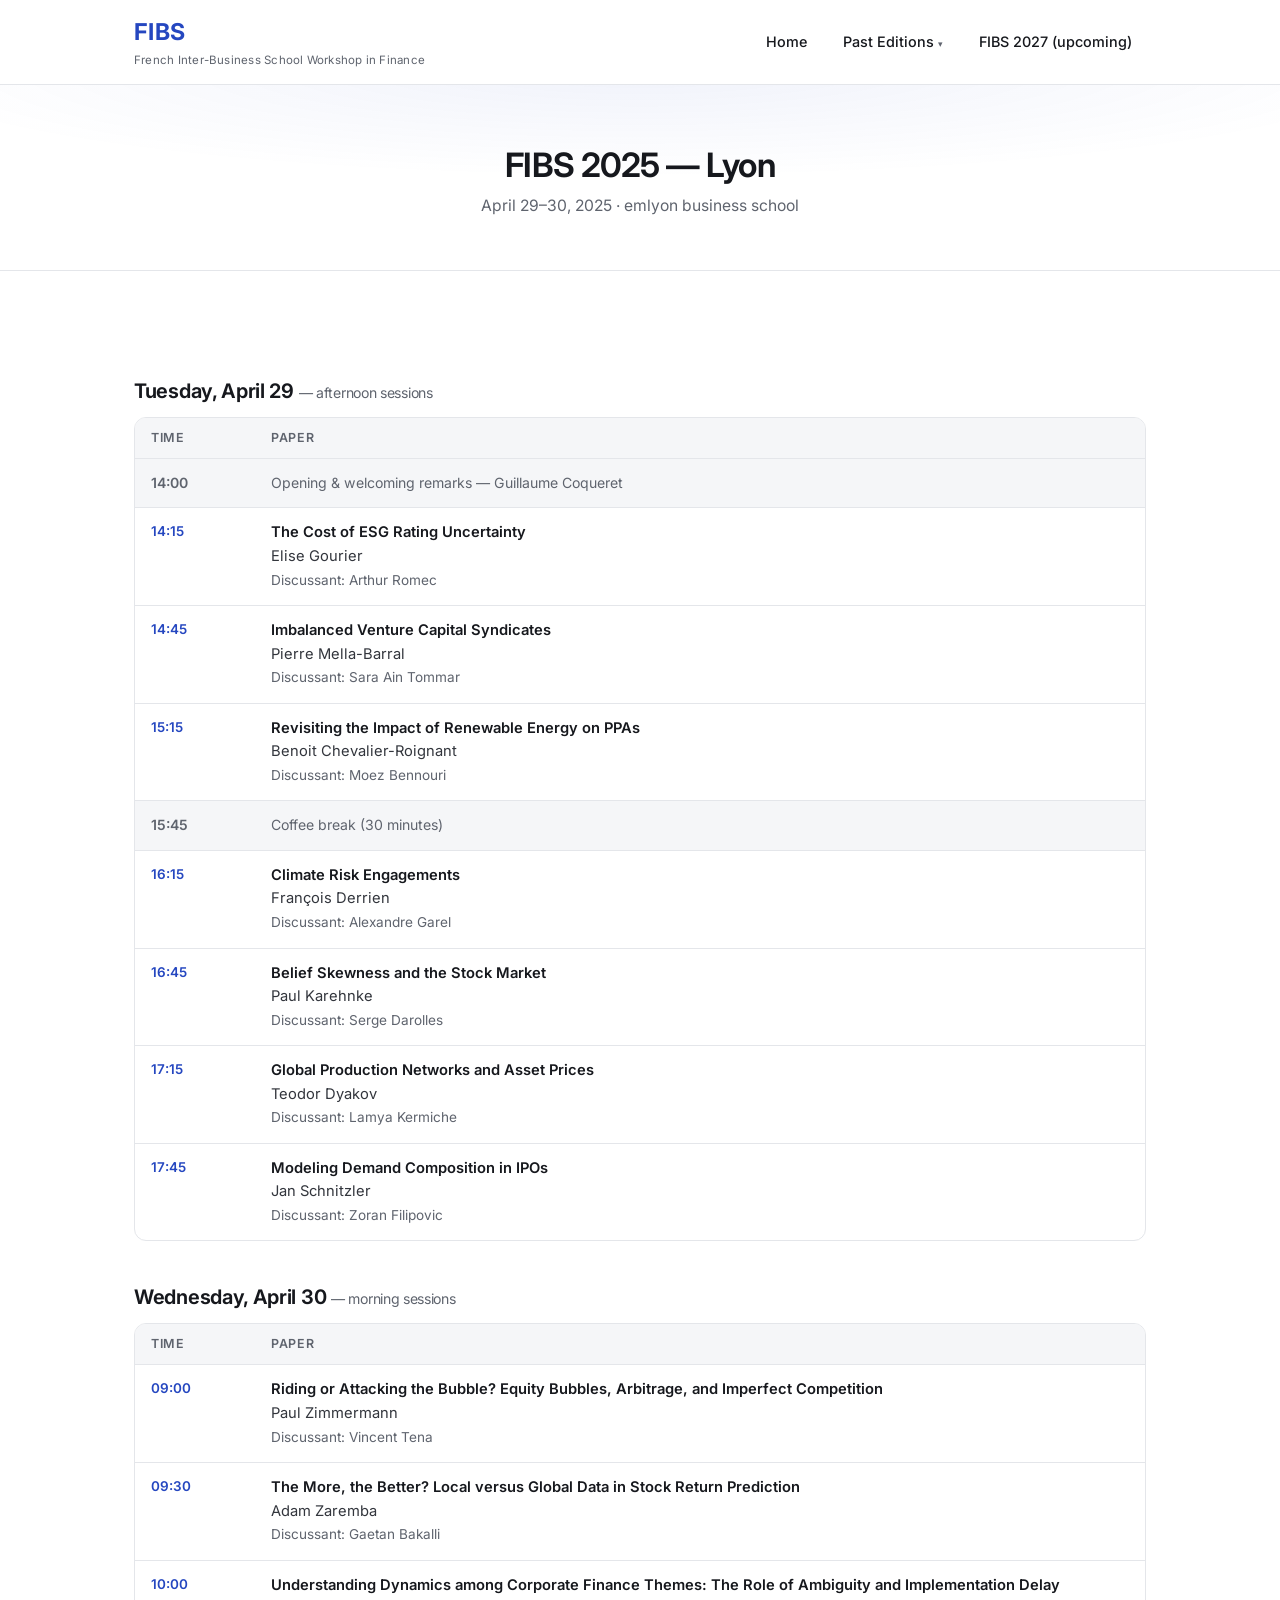
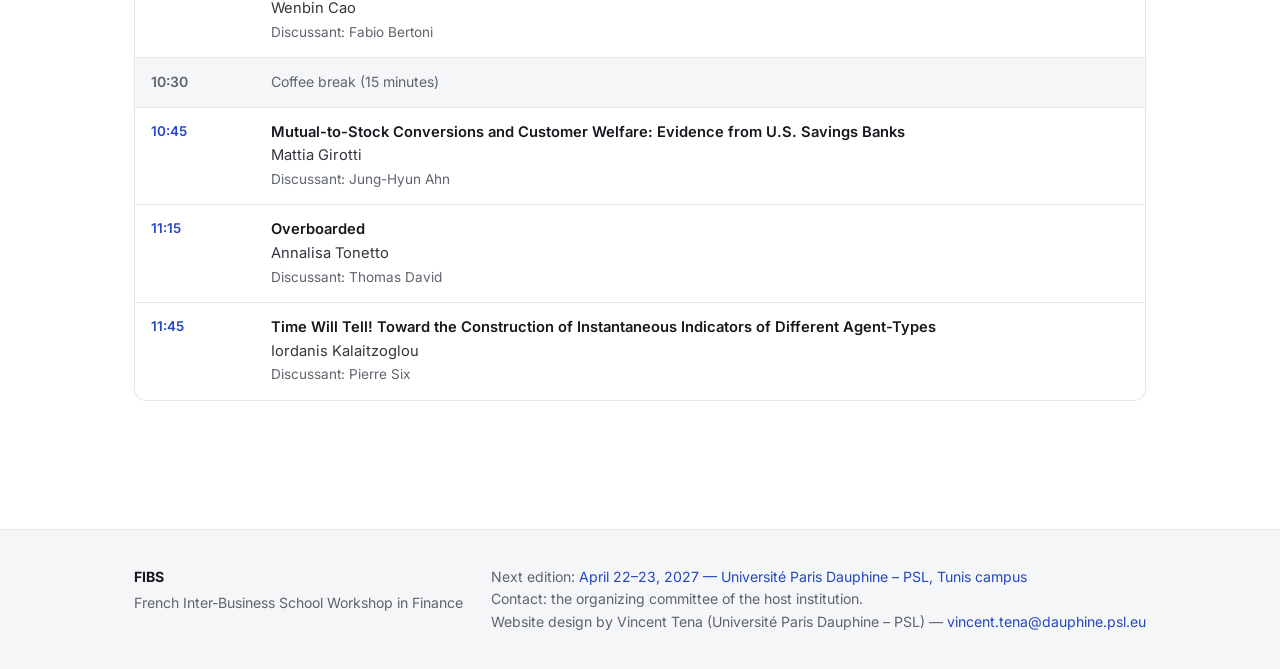
<file: fibs-2025.html>
<!DOCTYPE html>
<html lang="en">
<head>
<meta charset="UTF-8">
<meta name="viewport" content="width=device-width, initial-scale=1.0">
<title>FIBS 2025 — Lyon | French Inter-Business School Workshop in Finance</title>
<link rel="preconnect" href="https://fonts.googleapis.com">
<link href="https://fonts.googleapis.com/css2?family=EB+Garamond:ital,wght@0,400;0,500;0,600;1,400&family=Source+Serif+4:ital,wght@0,400;0,600;1,400&display=swap" rel="stylesheet">
<link rel="stylesheet" href="style.css">
</head>
<body>

<header class="site-header">
  <div class="container">
    <div class="brand">
      <a href="index.html"><span class="acronym">FIBS</span></a>
      <span class="full-name">French Inter-Business School Workshop in Finance</span>
    </div>
    <nav class="main-nav">
      <a href="index.html">Home</a>
      <div class="dropdown">
        <a href="#">Past Editions <span class="caret">▾</span></a>
        <div class="dropdown-menu">
          <a href="fibs-2026.html">FIBS 2026 — Nantes</a>
          <a href="fibs-2025.html" class="active">FIBS 2025 — Lyon</a>
          <a href="fibs-2024.html">FIBS 2024 — Montpellier</a>
          <a href="fibs-2023.html">FIBS 2023 — Toulouse</a>
          <a href="fibs-2022.html">IBSFS 2022 — Sophia Antipolis</a>
          <a href="past-editions.html">All editions since 2011 →</a>
        </div>
      </div>
      <a href="index.html#next-edition">FIBS 2027 (upcoming)</a>
    </nav>
  </div>
</header>

<div class="page-head">
  <h1>FIBS 2025 — Lyon</h1>
  <p class="sub">April 29–30, 2025 · emlyon business school</p>
</div>

<section>
  <div class="container">

    <h2 class="day-title">Tuesday, April 29 <small>— afternoon sessions</small></h2>
    <table class="program">
      <tr><th>Time</th><th>Paper</th></tr>
      <tr class="break"><td class="time">14:00</td><td>Opening &amp; welcoming remarks — Guillaume Coqueret</td></tr>
      <tr><td class="time">14:15</td><td><span class="paper">The Cost of ESG Rating Uncertainty</span><br><span class="who">Elise Gourier</span><br><span class="disc">Discussant: Arthur Romec</span></td></tr>
      <tr><td class="time">14:45</td><td><span class="paper">Imbalanced Venture Capital Syndicates</span><br><span class="who">Pierre Mella-Barral</span><br><span class="disc">Discussant: Sara Ain Tommar</span></td></tr>
      <tr><td class="time">15:15</td><td><span class="paper">Revisiting the Impact of Renewable Energy on PPAs</span><br><span class="who">Benoit Chevalier-Roignant</span><br><span class="disc">Discussant: Moez Bennouri</span></td></tr>
      <tr class="break"><td class="time">15:45</td><td>Coffee break (30 minutes)</td></tr>
      <tr><td class="time">16:15</td><td><span class="paper">Climate Risk Engagements</span><br><span class="who">François Derrien</span><br><span class="disc">Discussant: Alexandre Garel</span></td></tr>
      <tr><td class="time">16:45</td><td><span class="paper">Belief Skewness and the Stock Market</span><br><span class="who">Paul Karehnke</span><br><span class="disc">Discussant: Serge Darolles</span></td></tr>
      <tr><td class="time">17:15</td><td><span class="paper">Global Production Networks and Asset Prices</span><br><span class="who">Teodor Dyakov</span><br><span class="disc">Discussant: Lamya Kermiche</span></td></tr>
      <tr><td class="time">17:45</td><td><span class="paper">Modeling Demand Composition in IPOs</span><br><span class="who">Jan Schnitzler</span><br><span class="disc">Discussant: Zoran Filipovic</span></td></tr>
    </table>

    <h2 class="day-title">Wednesday, April 30 <small>— morning sessions</small></h2>
    <table class="program">
      <tr><th>Time</th><th>Paper</th></tr>
      <tr><td class="time">09:00</td><td><span class="paper">Riding or Attacking the Bubble? Equity Bubbles, Arbitrage, and Imperfect Competition</span><br><span class="who">Paul Zimmermann</span><br><span class="disc">Discussant: Vincent Tena</span></td></tr>
      <tr><td class="time">09:30</td><td><span class="paper">The More, the Better? Local versus Global Data in Stock Return Prediction</span><br><span class="who">Adam Zaremba</span><br><span class="disc">Discussant: Gaetan Bakalli</span></td></tr>
      <tr><td class="time">10:00</td><td><span class="paper">Understanding Dynamics among Corporate Finance Themes: The Role of Ambiguity and Implementation Delay</span><br><span class="who">Wenbin Cao</span><br><span class="disc">Discussant: Fabio Bertoni</span></td></tr>
      <tr class="break"><td class="time">10:30</td><td>Coffee break (15 minutes)</td></tr>
      <tr><td class="time">10:45</td><td><span class="paper">Mutual-to-Stock Conversions and Customer Welfare: Evidence from U.S. Savings Banks</span><br><span class="who">Mattia Girotti</span><br><span class="disc">Discussant: Jung-Hyun Ahn</span></td></tr>
      <tr><td class="time">11:15</td><td><span class="paper">Overboarded</span><br><span class="who">Annalisa Tonetto</span><br><span class="disc">Discussant: Thomas David</span></td></tr>
      <tr><td class="time">11:45</td><td><span class="paper">Time Will Tell! Toward the Construction of Instantaneous Indicators of Different Agent-Types</span><br><span class="who">Iordanis Kalaitzoglou</span><br><span class="disc">Discussant: Pierre Six</span></td></tr>
    </table>

  </div>
</section>

<footer>
  <div class="container">
    <div>
      <div class="foot-title">FIBS</div>
      French Inter-Business School Workshop in Finance
    </div>
    <div>
      Next edition: <a href="index.html#next-edition">April 22–23, 2027 — Université Paris Dauphine – PSL, Tunis campus</a><br>
      Contact: the organizing committee of the host institution.<br>
      Website design by Vincent Tena (Université Paris Dauphine – PSL) — <a href="mailto:vincent.tena@dauphine.psl.eu">vincent.tena@dauphine.psl.eu</a>
    </div>
  </div>
</footer>

</body>
</html>
</file>
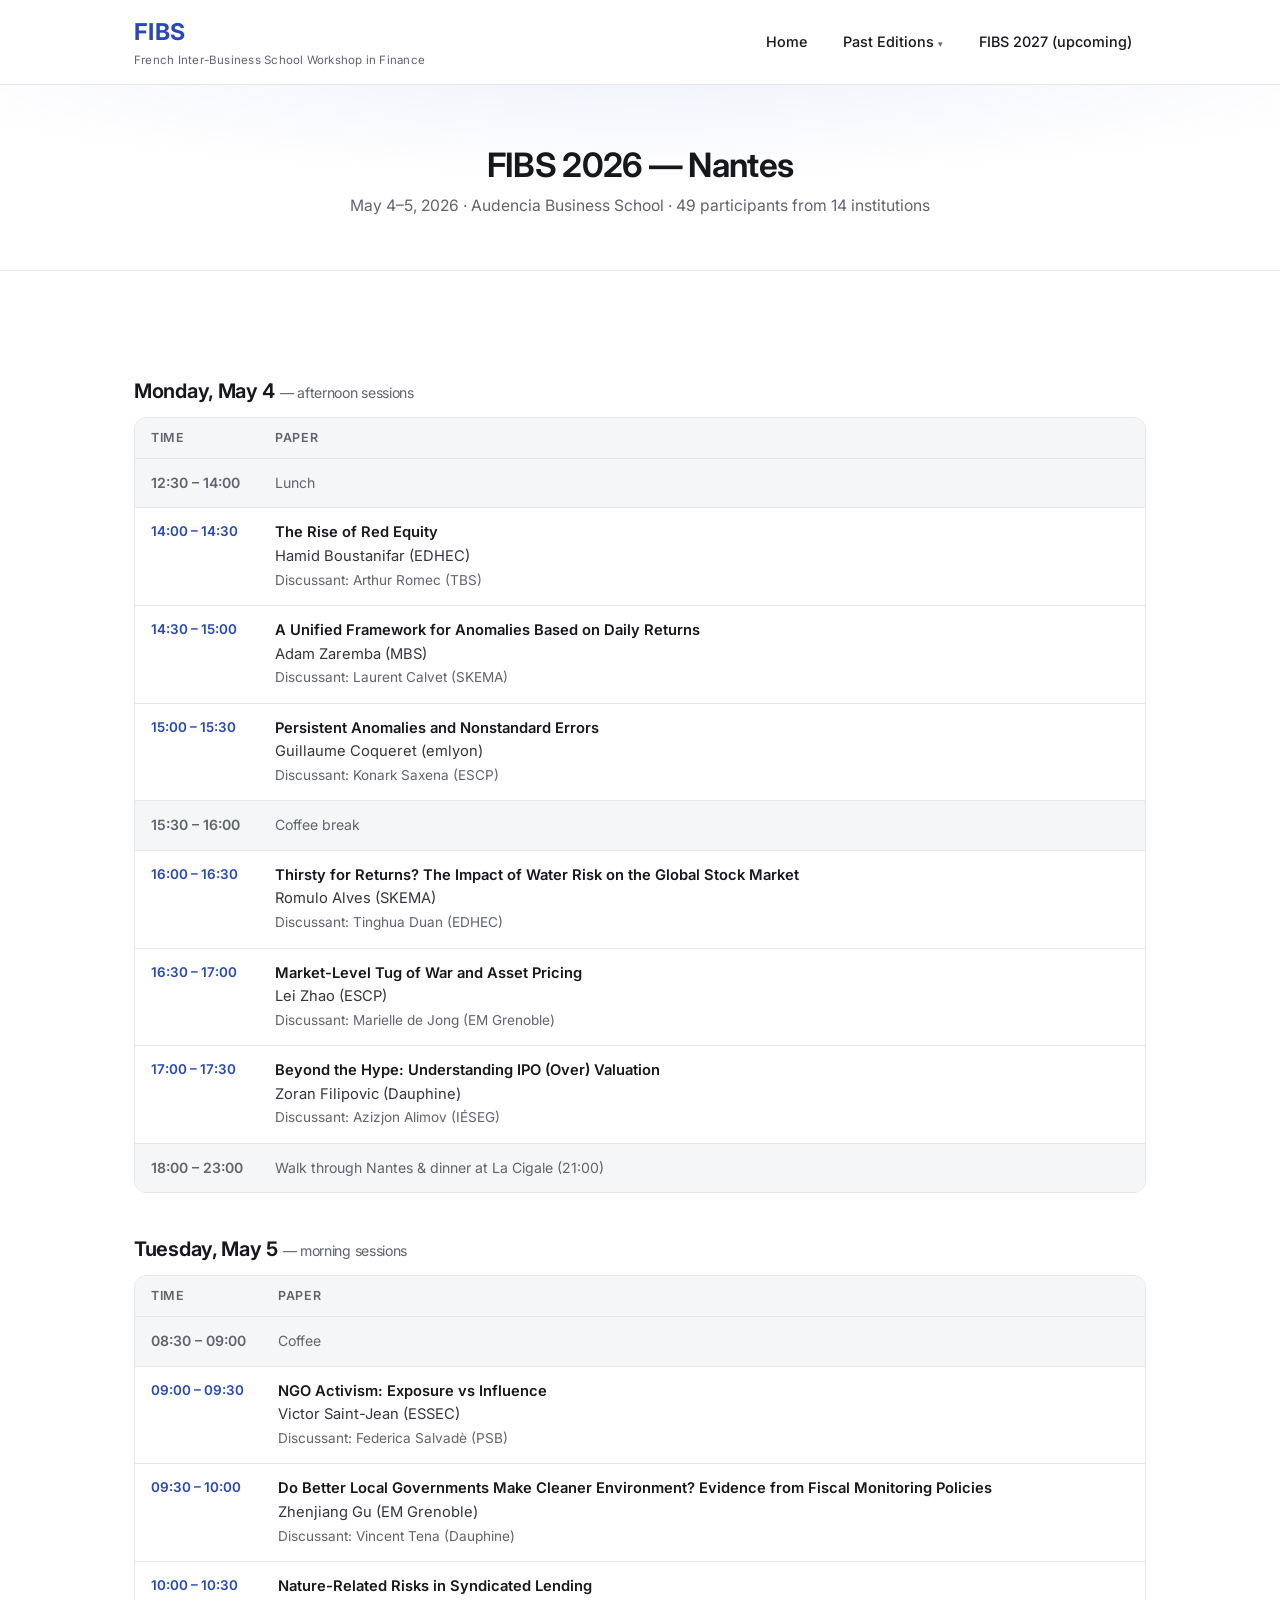
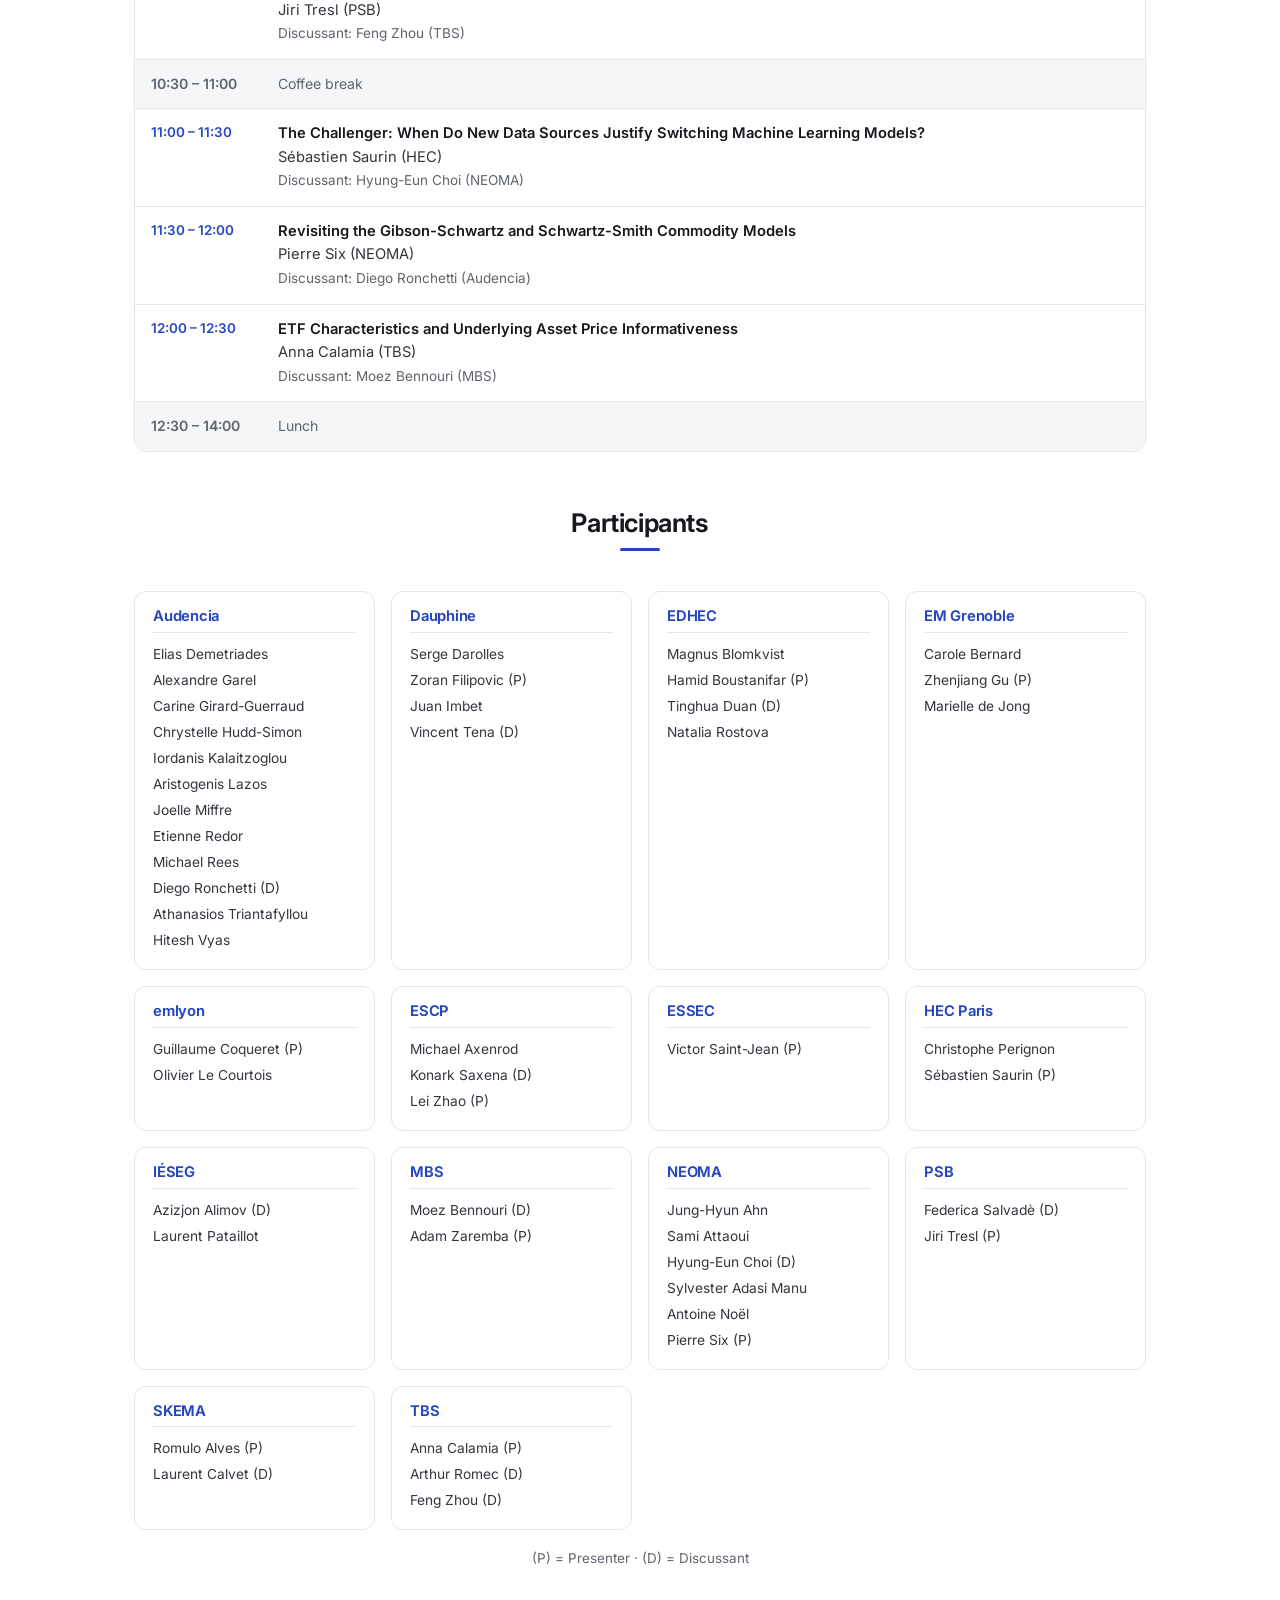
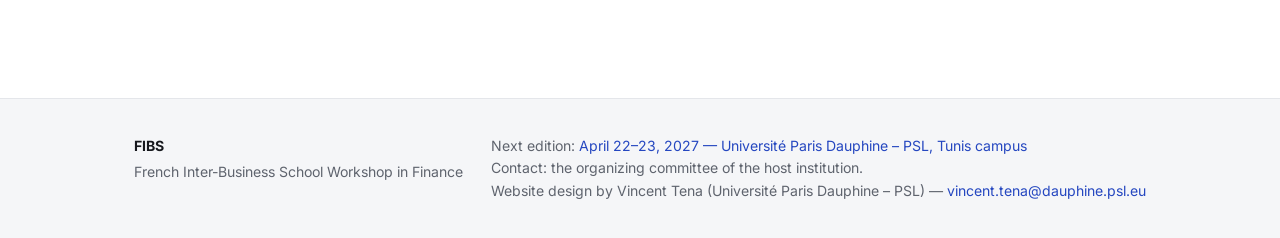
<file: fibs-2026.html>
<!DOCTYPE html>
<html lang="en">
<head>
<meta charset="UTF-8">
<meta name="viewport" content="width=device-width, initial-scale=1.0">
<title>FIBS 2026 — Program | French Inter-Business School Workshop in Finance</title>
<link rel="preconnect" href="https://fonts.googleapis.com">
<link href="https://fonts.googleapis.com/css2?family=EB+Garamond:ital,wght@0,400;0,500;0,600;1,400&family=Source+Serif+4:ital,wght@0,400;0,600;1,400&display=swap" rel="stylesheet">
<link rel="stylesheet" href="style.css">
</head>
<body>

<header class="site-header">
  <div class="container">
    <div class="brand">
      <a href="index.html"><span class="acronym">FIBS</span></a>
      <span class="full-name">French Inter-Business School Workshop in Finance</span>
    </div>
    <nav class="main-nav">
      <a href="index.html">Home</a>
      <div class="dropdown">
        <a href="#">Past Editions <span class="caret">▾</span></a>
        <div class="dropdown-menu">
          <a href="fibs-2026.html" class="active">FIBS 2026 — Nantes</a>
          <a href="fibs-2025.html">FIBS 2025 — Lyon</a>
          <a href="fibs-2024.html">FIBS 2024 — Montpellier</a>
          <a href="fibs-2023.html">FIBS 2023 — Toulouse</a>
          <a href="fibs-2022.html">IBSFS 2022 — Sophia Antipolis</a>
          <a href="past-editions.html">All editions since 2011 →</a>
        </div>
      </div>
      <a href="index.html#next-edition">FIBS 2027 (upcoming)</a>
    </nav>
  </div>
</header>

<div class="page-head">
  <h1>FIBS 2026 — Nantes</h1>
  <p class="sub">May 4–5, 2026 · Audencia Business School · 49 participants from 14 institutions</p>
</div>

<section>
  <div class="container">

    <h2 class="day-title">Monday, May 4 <small>— afternoon sessions</small></h2>
    <table class="program">
      <tr><th>Time</th><th>Paper</th></tr>
      <tr class="break"><td class="time">12:30 – 14:00</td><td>Lunch</td></tr>
      <tr><td class="time">14:00 – 14:30</td><td><span class="paper">The Rise of Red Equity</span><br><span class="who">Hamid Boustanifar (EDHEC)</span><br><span class="disc">Discussant: Arthur Romec (TBS)</span></td></tr>
      <tr><td class="time">14:30 – 15:00</td><td><span class="paper">A Unified Framework for Anomalies Based on Daily Returns</span><br><span class="who">Adam Zaremba (MBS)</span><br><span class="disc">Discussant: Laurent Calvet (SKEMA)</span></td></tr>
      <tr><td class="time">15:00 – 15:30</td><td><span class="paper">Persistent Anomalies and Nonstandard Errors</span><br><span class="who">Guillaume Coqueret (emlyon)</span><br><span class="disc">Discussant: Konark Saxena (ESCP)</span></td></tr>
      <tr class="break"><td class="time">15:30 – 16:00</td><td>Coffee break</td></tr>
      <tr><td class="time">16:00 – 16:30</td><td><span class="paper">Thirsty for Returns? The Impact of Water Risk on the Global Stock Market</span><br><span class="who">Romulo Alves (SKEMA)</span><br><span class="disc">Discussant: Tinghua Duan (EDHEC)</span></td></tr>
      <tr><td class="time">16:30 – 17:00</td><td><span class="paper">Market-Level Tug of War and Asset Pricing</span><br><span class="who">Lei Zhao (ESCP)</span><br><span class="disc">Discussant: Marielle de Jong (EM Grenoble)</span></td></tr>
      <tr><td class="time">17:00 – 17:30</td><td><span class="paper">Beyond the Hype: Understanding IPO (Over) Valuation</span><br><span class="who">Zoran Filipovic (Dauphine)</span><br><span class="disc">Discussant: Azizjon Alimov (IÉSEG)</span></td></tr>
      <tr class="break"><td class="time">18:00 – 23:00</td><td>Walk through Nantes &amp; dinner at La Cigale (21:00)</td></tr>
    </table>

    <h2 class="day-title">Tuesday, May 5 <small>— morning sessions</small></h2>
    <table class="program">
      <tr><th>Time</th><th>Paper</th></tr>
      <tr class="break"><td class="time">08:30 – 09:00</td><td>Coffee</td></tr>
      <tr><td class="time">09:00 – 09:30</td><td><span class="paper">NGO Activism: Exposure vs Influence</span><br><span class="who">Victor Saint-Jean (ESSEC)</span><br><span class="disc">Discussant: Federica Salvadè (PSB)</span></td></tr>
      <tr><td class="time">09:30 – 10:00</td><td><span class="paper">Do Better Local Governments Make Cleaner Environment? Evidence from Fiscal Monitoring Policies</span><br><span class="who">Zhenjiang Gu (EM Grenoble)</span><br><span class="disc">Discussant: Vincent Tena (Dauphine)</span></td></tr>
      <tr><td class="time">10:00 – 10:30</td><td><span class="paper">Nature-Related Risks in Syndicated Lending</span><br><span class="who">Jiri Tresl (PSB)</span><br><span class="disc">Discussant: Feng Zhou (TBS)</span></td></tr>
      <tr class="break"><td class="time">10:30 – 11:00</td><td>Coffee break</td></tr>
      <tr><td class="time">11:00 – 11:30</td><td><span class="paper">The Challenger: When Do New Data Sources Justify Switching Machine Learning Models?</span><br><span class="who">Sébastien Saurin (HEC)</span><br><span class="disc">Discussant: Hyung-Eun Choi (NEOMA)</span></td></tr>
      <tr><td class="time">11:30 – 12:00</td><td><span class="paper">Revisiting the Gibson-Schwartz and Schwartz-Smith Commodity Models</span><br><span class="who">Pierre Six (NEOMA)</span><br><span class="disc">Discussant: Diego Ronchetti (Audencia)</span></td></tr>
      <tr><td class="time">12:00 – 12:30</td><td><span class="paper">ETF Characteristics and Underlying Asset Price Informativeness</span><br><span class="who">Anna Calamia (TBS)</span><br><span class="disc">Discussant: Moez Bennouri (MBS)</span></td></tr>
      <tr class="break"><td class="time">12:30 – 14:00</td><td>Lunch</td></tr>
    </table>

    <h2 class="section-title" style="margin-top:56px;">Participants</h2>
    <div class="section-rule"></div>
    <div class="participants-grid">
      <div class="pgroup"><h4>Audencia</h4><ul>
        <li>Elias Demetriades</li><li>Alexandre Garel</li><li>Carine Girard-Guerraud</li><li>Chrystelle Hudd-Simon</li><li>Iordanis Kalaitzoglou</li><li>Aristogenis Lazos</li><li>Joelle Miffre</li><li>Etienne Redor</li><li>Michael Rees</li><li>Diego Ronchetti (D)</li><li>Athanasios Triantafyllou</li><li>Hitesh Vyas</li>
      </ul></div>
      <div class="pgroup"><h4>Dauphine</h4><ul>
        <li>Serge Darolles</li><li>Zoran Filipovic (P)</li><li>Juan Imbet</li><li>Vincent Tena (D)</li>
      </ul></div>
      <div class="pgroup"><h4>EDHEC</h4><ul>
        <li>Magnus Blomkvist</li><li>Hamid Boustanifar (P)</li><li>Tinghua Duan (D)</li><li>Natalia Rostova</li>
      </ul></div>
      <div class="pgroup"><h4>EM Grenoble</h4><ul>
        <li>Carole Bernard</li><li>Zhenjiang Gu (P)</li><li>Marielle de Jong</li>
      </ul></div>
      <div class="pgroup"><h4>emlyon</h4><ul>
        <li>Guillaume Coqueret (P)</li><li>Olivier Le Courtois</li>
      </ul></div>
      <div class="pgroup"><h4>ESCP</h4><ul>
        <li>Michael Axenrod</li><li>Konark Saxena (D)</li><li>Lei Zhao (P)</li>
      </ul></div>
      <div class="pgroup"><h4>ESSEC</h4><ul>
        <li>Victor Saint-Jean (P)</li>
      </ul></div>
      <div class="pgroup"><h4>HEC Paris</h4><ul>
        <li>Christophe Perignon</li><li>Sébastien Saurin (P)</li>
      </ul></div>
      <div class="pgroup"><h4>IÉSEG</h4><ul>
        <li>Azizjon Alimov (D)</li><li>Laurent Pataillot</li>
      </ul></div>
      <div class="pgroup"><h4>MBS</h4><ul>
        <li>Moez Bennouri (D)</li><li>Adam Zaremba (P)</li>
      </ul></div>
      <div class="pgroup"><h4>NEOMA</h4><ul>
        <li>Jung-Hyun Ahn</li><li>Sami Attaoui</li><li>Hyung-Eun Choi (D)</li><li>Sylvester Adasi Manu</li><li>Antoine Noël</li><li>Pierre Six (P)</li>
      </ul></div>
      <div class="pgroup"><h4>PSB</h4><ul>
        <li>Federica Salvadè (D)</li><li>Jiri Tresl (P)</li>
      </ul></div>
      <div class="pgroup"><h4>SKEMA</h4><ul>
        <li>Romulo Alves (P)</li><li>Laurent Calvet (D)</li>
      </ul></div>
      <div class="pgroup"><h4>TBS</h4><ul>
        <li>Anna Calamia (P)</li><li>Arthur Romec (D)</li><li>Feng Zhou (D)</li>
      </ul></div>
    </div>
    <p class="legend">(P) = Presenter · (D) = Discussant</p>

  </div>
</section>

<footer>
  <div class="container">
    <div>
      <div class="foot-title">FIBS</div>
      French Inter-Business School Workshop in Finance
    </div>
    <div>
      Next edition: <a href="index.html#next-edition">April 22–23, 2027 — Université Paris Dauphine – PSL, Tunis campus</a><br>
      Contact: the organizing committee of the host institution.<br>
      Website design by Vincent Tena (Université Paris Dauphine – PSL) — <a href="mailto:vincent.tena@dauphine.psl.eu">vincent.tena@dauphine.psl.eu</a>
    </div>
  </div>
</footer>

</body>
</html>
</file>
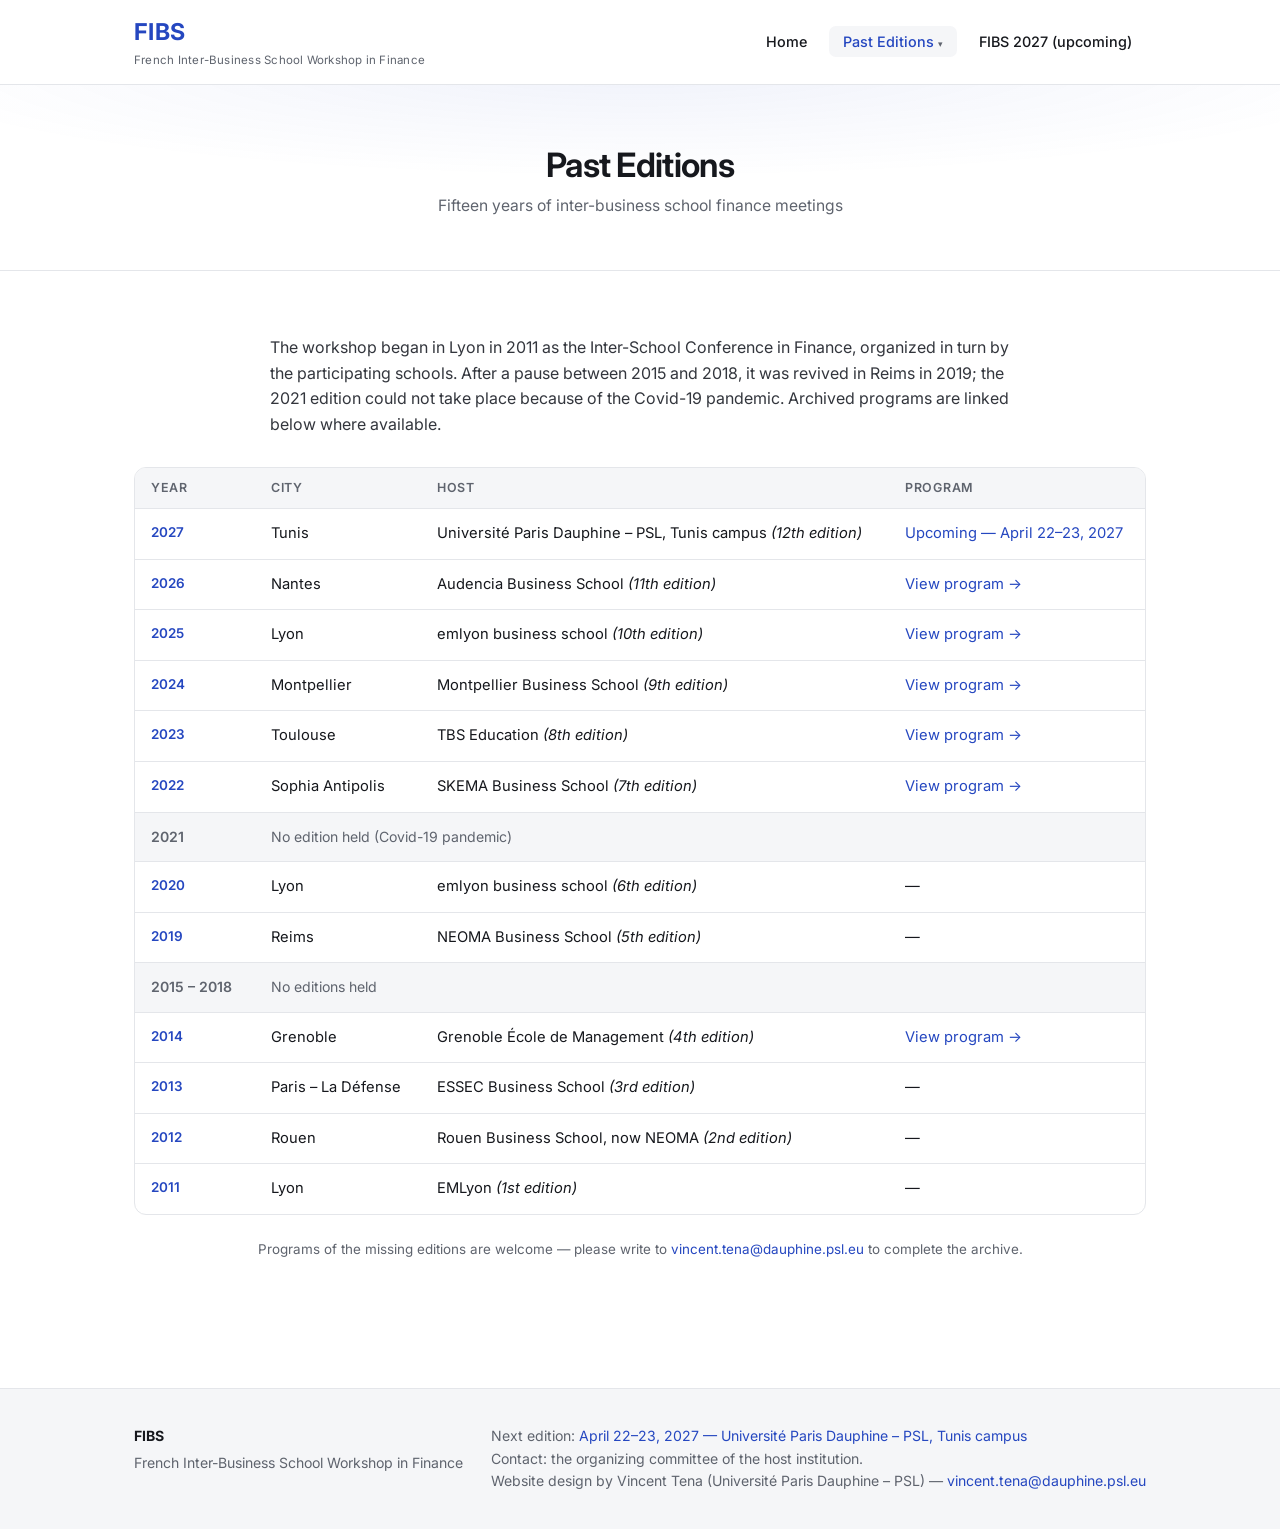
<file: past-editions.html>
<!DOCTYPE html>
<html lang="en">
<head>
<meta charset="UTF-8">
<meta name="viewport" content="width=device-width, initial-scale=1.0">
<title>Past Editions | French Inter-Business School Workshop in Finance</title>
<link rel="preconnect" href="https://fonts.googleapis.com">
<link href="https://fonts.googleapis.com/css2?family=EB+Garamond:ital,wght@0,400;0,500;0,600;1,400&family=Source+Serif+4:ital,wght@0,400;0,600;1,400&display=swap" rel="stylesheet">
<link rel="stylesheet" href="style.css">
</head>
<body>

<header class="site-header">
  <div class="container">
    <div class="brand">
      <a href="index.html"><span class="acronym">FIBS</span></a>
      <span class="full-name">French Inter-Business School Workshop in Finance</span>
    </div>
    <nav class="main-nav">
      <a href="index.html">Home</a>
      <div class="dropdown">
        <a href="#" class="active">Past Editions <span class="caret">▾</span></a>
        <div class="dropdown-menu">
          <a href="fibs-2026.html">FIBS 2026 — Nantes</a>
          <a href="fibs-2025.html">FIBS 2025 — Lyon</a>
          <a href="fibs-2024.html">FIBS 2024 — Montpellier</a>
          <a href="fibs-2023.html">FIBS 2023 — Toulouse</a>
          <a href="fibs-2022.html">IBSFS 2022 — Sophia Antipolis</a>
          <a href="past-editions.html">All editions since 2011 →</a>
        </div>
      </div>
      <a href="index.html#next-edition">FIBS 2027 (upcoming)</a>
    </nav>
  </div>
</header>

<div class="page-head">
  <h1>Past Editions</h1>
  <p class="sub">Fifteen years of inter-business school finance meetings</p>
</div>

<section>
  <div class="container">

    <div class="lead" style="margin-bottom: 30px;">
      <p>The workshop began in Lyon in 2011 as the Inter-School Conference in Finance, organized in turn by the participating schools. After a pause between 2015 and 2018, it was revived in Reims in 2019; the 2021 edition could not take place because of the Covid-19 pandemic. Archived programs are linked below where available.</p>
    </div>

    <table class="program">
      <tr><th>Year</th><th>City</th><th>Host</th><th>Program</th></tr>
      <tr><td class="time">2027</td><td>Tunis</td><td>Université Paris Dauphine – PSL, Tunis campus <em>(12th edition)</em></td><td><a href="index.html#next-edition">Upcoming — April 22–23, 2027</a></td></tr>
      <tr><td class="time">2026</td><td>Nantes</td><td>Audencia Business School <em>(11th edition)</em></td><td><a href="fibs-2026.html">View program →</a></td></tr>
      <tr><td class="time">2025</td><td>Lyon</td><td>emlyon business school <em>(10th edition)</em></td><td><a href="fibs-2025.html">View program →</a></td></tr>
      <tr><td class="time">2024</td><td>Montpellier</td><td>Montpellier Business School <em>(9th edition)</em></td><td><a href="fibs-2024.html">View program →</a></td></tr>
      <tr><td class="time">2023</td><td>Toulouse</td><td>TBS Education <em>(8th edition)</em></td><td><a href="fibs-2023.html">View program →</a></td></tr>
      <tr><td class="time">2022</td><td>Sophia Antipolis</td><td>SKEMA Business School <em>(7th edition)</em></td><td><a href="fibs-2022.html">View program →</a></td></tr>
      <tr class="break"><td class="time">2021</td><td colspan="3">No edition held (Covid-19 pandemic)</td></tr>
      <tr><td class="time">2020</td><td>Lyon</td><td>emlyon business school <em>(6th edition)</em></td><td>—</td></tr>
      <tr><td class="time">2019</td><td>Reims</td><td>NEOMA Business School <em>(5th edition)</em></td><td>—</td></tr>
      <tr class="break"><td class="time">2015 – 2018</td><td colspan="3">No editions held</td></tr>
      <tr><td class="time">2014</td><td>Grenoble</td><td>Grenoble École de Management <em>(4th edition)</em></td><td><a href="fibs-2014.html">View program →</a></td></tr>
      <tr><td class="time">2013</td><td>Paris – La Défense</td><td>ESSEC Business School <em>(3rd edition)</em></td><td>—</td></tr>
      <tr><td class="time">2012</td><td>Rouen</td><td>Rouen Business School, now NEOMA <em>(2nd edition)</em></td><td>—</td></tr>
      <tr><td class="time">2011</td><td>Lyon</td><td>EMLyon <em>(1st edition)</em></td><td>—</td></tr>
    </table>

    <p class="legend" style="margin-top: 24px;">Programs of the missing editions are welcome — please write to <a href="mailto:vincent.tena@dauphine.psl.eu">vincent.tena@dauphine.psl.eu</a> to complete the archive.</p>

  </div>
</section>

<footer>
  <div class="container">
    <div>
      <div class="foot-title">FIBS</div>
      French Inter-Business School Workshop in Finance
    </div>
    <div>
      Next edition: <a href="index.html#next-edition">April 22–23, 2027 — Université Paris Dauphine – PSL, Tunis campus</a><br>
      Contact: the organizing committee of the host institution.<br>
      Website design by Vincent Tena (Université Paris Dauphine – PSL) — <a href="mailto:vincent.tena@dauphine.psl.eu">vincent.tena@dauphine.psl.eu</a>
    </div>
  </div>
</footer>

</body>
</html>
</file>
<file: style.css>
/* ===========================================================
   FIBS — Template 2 : Moderne épuré
   Sans-serif, fond blanc, un seul accent de couleur
   =========================================================== */
@import url('https://fonts.googleapis.com/css2?family=Inter:ital,opsz,wght@0,14..32,400;0,14..32,500;0,14..32,600;0,14..32,700;1,14..32,400&display=swap');

:root {
  --accent: #2547c0;        /* bleu de France */
  --accent-dark: #1b3590;
  --ink: #16181d;
  --muted: #5f646e;
  --bg: #ffffff;
  --bg-soft: #f5f6f8;
  --rule: #e4e6ea;
  --card: #ffffff;
}

* { margin: 0; padding: 0; box-sizing: border-box; }

html { scroll-behavior: smooth; }

body {
  font-family: "Inter", -apple-system, "Segoe UI", Helvetica, Arial, sans-serif;
  background: var(--bg);
  color: var(--ink);
  line-height: 1.6;
  font-size: 16px;
}

h1, h2, h3, h4 {
  font-family: "Inter", sans-serif;
  font-weight: 650;
  color: var(--ink);
  line-height: 1.2;
  letter-spacing: -0.015em;
}

a { color: var(--accent); text-decoration: none; }
a:hover { text-decoration: underline; }

.container { max-width: 1060px; margin: 0 auto; padding: 0 24px; }

/* ---------- Header ---------- */
.site-header {
  background: #fff;
  border-bottom: 1px solid var(--rule);
  position: sticky;
  top: 0;
  z-index: 100;
}

.site-header .container {
  display: flex;
  align-items: center;
  justify-content: space-between;
  flex-wrap: wrap;
  padding-top: 14px;
  padding-bottom: 14px;
}

.brand a { text-decoration: none; }

.brand .acronym {
  font-size: 1.45rem;
  font-weight: 700;
  letter-spacing: 0.02em;
  color: var(--accent);
}

.brand .full-name {
  display: block;
  font-size: 0.72rem;
  color: var(--muted);
  letter-spacing: 0.02em;
}

nav.main-nav { display: flex; gap: 8px; flex-wrap: wrap; align-items: center; }

nav.main-nav a {
  color: var(--ink);
  font-size: 0.9rem;
  font-weight: 500;
  padding: 7px 14px;
  border-radius: 7px;
}

nav.main-nav a:hover { background: var(--bg-soft); text-decoration: none; }
nav.main-nav a.active { background: var(--bg-soft); color: var(--accent); }

/* Dropdown */
.dropdown { position: relative; }

.dropdown > a .caret { font-size: 0.65em; color: var(--muted); }

.dropdown-menu {
  display: none;
  position: absolute;
  top: 100%;
  left: 0;
  margin-top: 4px;
  background: #fff;
  border: 1px solid var(--rule);
  border-radius: 10px;
  min-width: 230px;
  z-index: 50;
  padding: 6px;
  box-shadow: 0 10px 30px rgba(20, 24, 40, 0.12);
}

.dropdown::after { content: ""; position: absolute; top: 100%; left: 0; right: 0; height: 8px; }

.dropdown:hover .dropdown-menu,
.dropdown:focus-within .dropdown-menu { display: block; }

.dropdown-menu a {
  display: block;
  padding: 8px 12px;
  border-radius: 6px;
  font-size: 0.88rem;
  color: var(--ink);
}

.dropdown-menu a:hover { background: var(--bg-soft); }
.dropdown-menu a.active { color: var(--accent); background: var(--bg-soft); }

/* ---------- Hero ---------- */
.hero {
  text-align: center;
  padding: 96px 24px 88px;
  background:
    radial-gradient(ellipse 60% 50% at 50% -10%, rgba(37, 71, 192, 0.07), transparent),
    #fff;
  border-bottom: 1px solid var(--rule);
}

.hero .ornament { display: none; }

.hero h1 {
  font-size: clamp(2.1rem, 5vw, 3.4rem);
  font-weight: 700;
  letter-spacing: -0.03em;
  margin-bottom: 18px;
}

.hero .subtitle {
  color: var(--muted);
  font-size: 1.12rem;
  max-width: 620px;
  margin: 0 auto 34px;
}

.btn {
  display: inline-block;
  margin: 6px 6px;
  padding: 12px 26px;
  border-radius: 9px;
  border: 1px solid var(--rule);
  color: var(--ink);
  font-size: 0.92rem;
  font-weight: 600;
  transition: all 0.15s;
}

.btn:hover { border-color: var(--accent); color: var(--accent); text-decoration: none; }

.btn.solid { background: var(--accent); border-color: var(--accent); color: #fff; }
.btn.solid:hover { background: var(--accent-dark); color: #fff; }

/* ---------- Sections ---------- */
section { padding: 64px 0; }

section.alt { background: var(--bg-soft); }

.section-title { font-size: 1.6rem; text-align: center; margin-bottom: 10px; }

.section-rule { width: 40px; height: 3px; border-radius: 2px; background: var(--accent); margin: 0 auto 40px; }

.lead { max-width: 740px; margin: 0 auto; }

.lead p { margin-bottom: 16px; color: #33363d; }

/* ---------- Cards ---------- */
.card-grid {
  display: grid;
  grid-template-columns: repeat(auto-fit, minmax(270px, 1fr));
  gap: 20px;
}

.card {
  background: var(--card);
  border: 1px solid var(--rule);
  border-radius: 14px;
  padding: 26px 24px;
  transition: box-shadow 0.15s, transform 0.15s;
}

.card:hover { box-shadow: 0 12px 30px rgba(20, 24, 40, 0.08); transform: translateY(-2px); }

.card h3 { font-size: 1.12rem; margin-bottom: 4px; }

.card .meta { color: var(--muted); font-size: 0.85rem; margin-bottom: 10px; }

.card p { font-size: 0.93rem; color: #33363d; }

.card a.more { font-size: 0.88rem; font-weight: 600; }

/* ---------- Announcement ---------- */
.announce {
  background: var(--card);
  border: 1px solid var(--rule);
  border-radius: 16px;
  padding: 34px 36px;
  display: grid;
  grid-template-columns: 1fr 1fr;
  gap: 32px;
  align-items: center;
}

.announce h3 { font-size: 1.35rem; margin-bottom: 8px; }

.announce .when {
  display: inline-block;
  background: rgba(37, 71, 192, 0.08);
  color: var(--accent);
  font-size: 0.85rem;
  font-weight: 600;
  padding: 4px 12px;
  border-radius: 999px;
  margin-bottom: 14px;
}

.announce p { margin-bottom: 10px; font-size: 0.95rem; color: #33363d; }

.map-frame { width: 100%; height: 300px; border-radius: 12px; overflow: hidden; border: 1px solid var(--rule); }

.map-frame iframe { width: 100%; height: 100%; border: 0; }

@media (max-width: 760px) { .announce { grid-template-columns: 1fr; } }

/* ---------- Schools ---------- */
.schools {
  display: flex;
  flex-wrap: wrap;
  justify-content: center;
  gap: 10px;
  max-width: 860px;
  margin: 0 auto;
}

.school-chip {
  background: #fff;
  border: 1px solid var(--rule);
  border-radius: 999px;
  padding: 7px 16px;
  font-size: 0.86rem;
  font-weight: 500;
  color: var(--ink);
  text-decoration: none;
  transition: border-color 0.15s, box-shadow 0.15s;
}

a.school-chip:hover {
  border-color: var(--accent);
  box-shadow: 0 0 0 2px rgba(37, 71, 192, 0.1);
  color: var(--accent);
}

.school-chip--invited {
  border-style: dashed;
}

.invited-badge {
  display: inline-block;
  margin-left: 6px;
  background: var(--accent);
  color: #fff;
  font-size: 0.72rem;
  font-weight: 600;
  padding: 2px 7px;
  border-radius: 999px;
  vertical-align: middle;
  letter-spacing: 0.02em;
}

/* ---------- Page head ---------- */
.page-head {
  text-align: center;
  padding: 60px 24px 52px;
  background:
    radial-gradient(ellipse 60% 60% at 50% -10%, rgba(37, 71, 192, 0.07), transparent),
    #fff;
  border-bottom: 1px solid var(--rule);
}

.page-head h1 { font-size: 2.1rem; letter-spacing: -0.02em; }

.page-head .sub { color: var(--muted); margin-top: 8px; font-size: 0.98rem; }

/* ---------- Program tables ---------- */
.day-title { font-size: 1.25rem; margin: 44px 0 4px; }

.day-title small { color: var(--muted); font-size: 0.88rem; font-weight: 400; }

table.program {
  width: 100%;
  border-collapse: separate;
  border-spacing: 0;
  margin-top: 14px;
  background: #fff;
  border: 1px solid var(--rule);
  border-radius: 12px;
  overflow: hidden;
}

table.program th {
  background: var(--bg-soft);
  color: var(--muted);
  text-align: left;
  font-weight: 600;
  font-size: 0.78rem;
  text-transform: uppercase;
  letter-spacing: 0.06em;
  padding: 10px 16px;
}

table.program td {
  padding: 13px 16px;
  border-top: 1px solid var(--rule);
  vertical-align: top;
  font-size: 0.92rem;
}

table.program td.time {
  white-space: nowrap;
  color: var(--accent);
  font-weight: 600;
  font-size: 0.84rem;
  width: 120px;
}

table.program tr.break td { background: var(--bg-soft); color: var(--muted); font-size: 0.88rem; }

table.program .paper { font-weight: 600; }

table.program .who { color: #33363d; }

table.program .disc { color: var(--muted); font-size: 0.85rem; }

/* ---------- Participants ---------- */
.participants-grid {
  display: grid;
  grid-template-columns: repeat(auto-fill, minmax(215px, 1fr));
  gap: 16px;
  margin-top: 20px;
}

.pgroup {
  background: #fff;
  border: 1px solid var(--rule);
  border-radius: 12px;
  padding: 16px 18px;
}

.pgroup h4 {
  font-size: 0.92rem;
  color: var(--accent);
  padding-bottom: 6px;
  border-bottom: 1px solid var(--rule);
  margin-bottom: 8px;
}

.pgroup ul { list-style: none; }

.pgroup li { font-size: 0.86rem; padding: 2px 0; color: #33363d; }

.legend { color: var(--muted); font-size: 0.84rem; text-align: center; margin-top: 18px; }

/* ---------- Footer ---------- */
footer {
  background: var(--bg-soft);
  border-top: 1px solid var(--rule);
  color: var(--muted);
  padding: 36px 0;
  margin-top: 64px;
  font-size: 0.88rem;
}

footer .container { display: flex; justify-content: space-between; flex-wrap: wrap; gap: 16px; }

footer a { color: var(--accent); }

footer .foot-title { font-weight: 700; color: var(--ink); margin-bottom: 4px; }

@media (max-width: 640px) {
  .site-header .container { flex-direction: column; gap: 10px; }
  table.program td.time { width: auto; }
}
</file>
